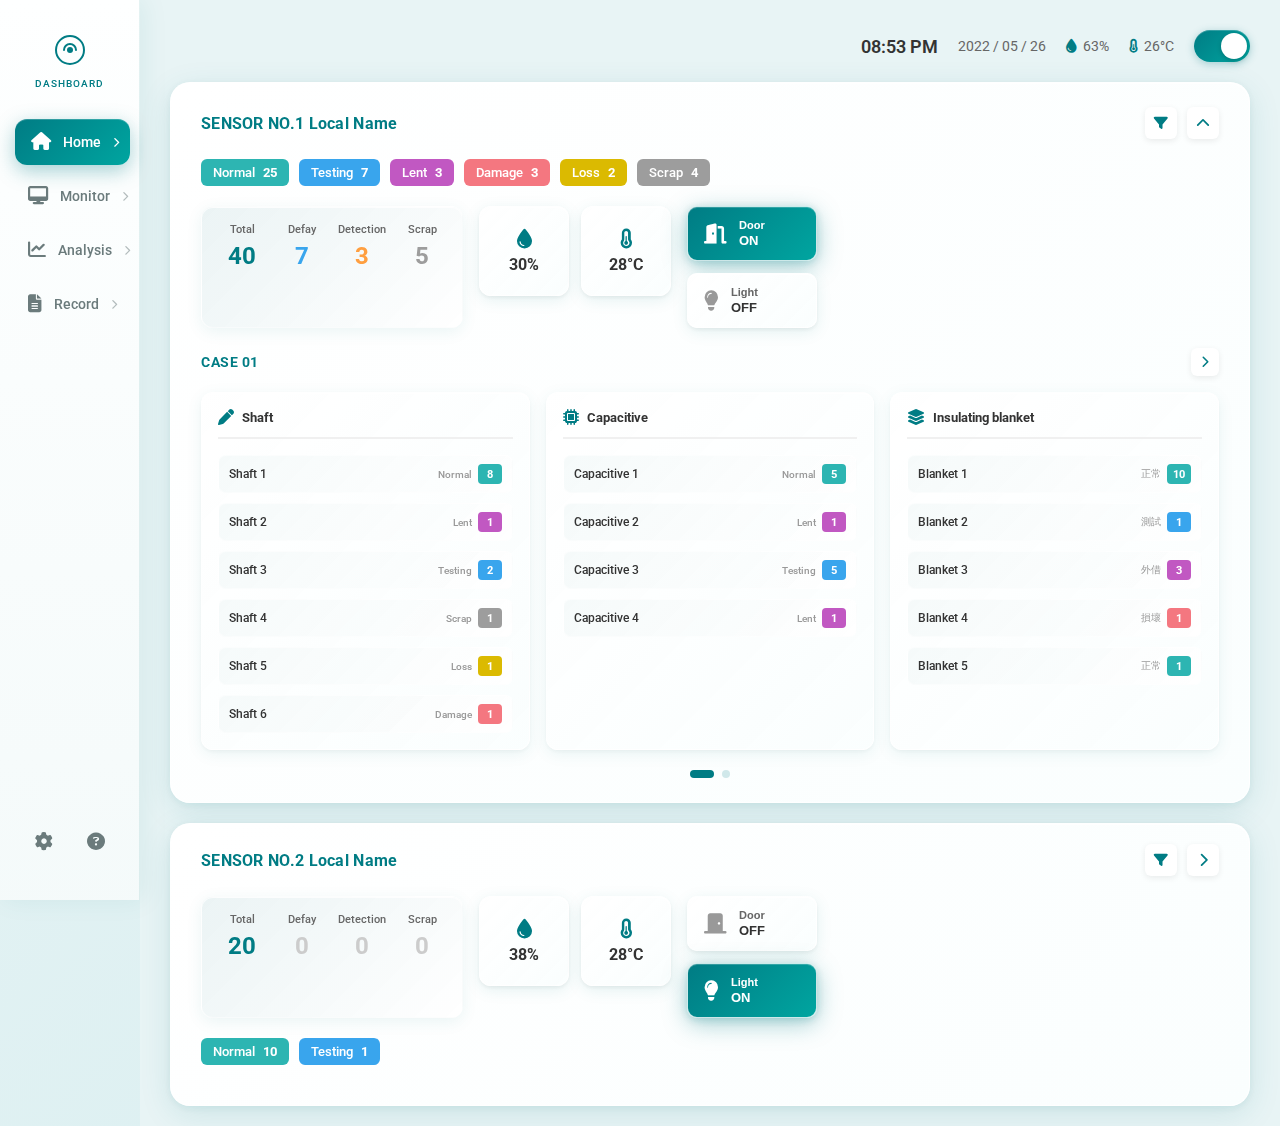
<file: index.html>
<!DOCTYPE html>
<html lang="en">
<head>
    <meta charset="UTF-8">
    <meta name="viewport" content="width=device-width, initial-scale=1.0">
    <title>Dashboard - Storage Management</title>
    <link href="https://fonts.googleapis.com/css2?family=Roboto:wght@300;400;500;600;700;800&display=swap" rel="stylesheet">
    <link rel="stylesheet" href="https://cdnjs.cloudflare.com/ajax/libs/font-awesome/6.4.0/css/all.min.css">
    <link rel="stylesheet" href="dashboard.css">
</head>
<body>
    <div class="dashboard">
        <!-- Sidebar -->
        <aside class="sidebar">
            <div class="logo">
                <div class="logo-icon">
                    <svg width="32" height="32" viewBox="0 0 32 32" fill="none">
                        <circle cx="16" cy="16" r="14" stroke="#007C84" stroke-width="2"/>
                        <path d="M10 16C10 12.69 12.69 10 16 10C19.31 10 22 12.69 22 16" stroke="#007C84" stroke-width="2" stroke-linecap="round"/>
                        <circle cx="16" cy="16" r="3" fill="#007C84"/>
                    </svg>
                </div>
                <span class="logo-text">DASHBOARD</span>
            </div>

            <nav class="nav-menu">
                <a href="index.html" class="nav-item active">
                    <i class="fas fa-home"></i>
                    <span>Home</span>
                    <i class="fas fa-chevron-right arrow"></i>
                </a>
                <a href="monitor.html" class="nav-item">
                    <i class="fas fa-desktop"></i>
                    <span>Monitor</span>
                    <i class="fas fa-chevron-right arrow"></i>
                </a>
                <a href="#" class="nav-item">
                    <i class="fas fa-chart-line"></i>
                    <span>Analysis</span>
                    <i class="fas fa-chevron-right arrow"></i>
                </a>
                <a href="#" class="nav-item">
                    <i class="fas fa-file-alt"></i>
                    <span>Record</span>
                    <i class="fas fa-chevron-right arrow"></i>
                </a>
            </nav>

            <div class="sidebar-footer">
                <button class="footer-btn">
                    <i class="fas fa-cog"></i>
                </button>
                <button class="footer-btn">
                    <i class="fas fa-question-circle"></i>
                </button>
            </div>
        </aside>

        <!-- Main Content -->
        <main class="main-content">
            <!-- Header -->
            <header class="header">
                <div class="header-right">
                    <span class="time">08:53 PM</span>
                    <span class="date">2022 / 05 / 26</span>
                    <div class="weather">
                        <i class="fas fa-tint"></i>
                        <span>63%</span>
                    </div>
                    <div class="temperature">
                        <i class="fas fa-thermometer-half"></i>
                        <span>26°C</span>
                    </div>
                    <div class="toggle-switch">
                        <input type="checkbox" id="mainToggle" checked>
                        <label for="mainToggle"></label>
                    </div>
                </div>
            </header>

            <!-- Content Area -->
            <div class="content-area home-layout">
                <!-- Sensor 1 Section -->
                <section class="sensor-box">
                    <div class="sensor-header">
                        <h2 class="sensor-title">SENSOR NO.1 Local Name</h2>
                        <div class="sensor-actions">
                            <button class="icon-btn">
                                <i class="fas fa-filter"></i>
                            </button>
                            <button class="icon-btn expand-btn active">
                                <i class="fas fa-chevron-down"></i>
                            </button>
                        </div>
                    </div>

                    <!-- Status Tags -->
                    <div class="status-tags">
                        <span class="tag normal">Normal <b>25</b></span>
                        <span class="tag testing">Testing <b>7</b></span>
                        <span class="tag lent">Lent <b>3</b></span>
                        <span class="tag damage">Damage <b>3</b></span>
                        <span class="tag loss">Loss <b>2</b></span>
                        <span class="tag scrap">Scrap <b>4</b></span>
                    </div>

                    <!-- Stats and Controls Row -->
                    <div class="stats-controls-row">
                        <div class="stats-grid">
                            <div class="stat-box">
                                <span class="stat-label">Total</span>
                                <span class="stat-value total">40</span>
                            </div>
                            <div class="stat-box">
                                <span class="stat-label">Defay</span>
                                <span class="stat-value delay">7</span>
                            </div>
                            <div class="stat-box">
                                <span class="stat-label">Detection</span>
                                <span class="stat-value detection">3</span>
                            </div>
                            <div class="stat-box">
                                <span class="stat-label">Scrap</span>
                                <span class="stat-value scrap-val">5</span>
                            </div>
                        </div>

                        <div class="env-indicators">
                            <div class="env-circle">
                                <i class="fas fa-tint"></i>
                                <span>30%</span>
                            </div>
                            <div class="env-circle">
                                <i class="fas fa-thermometer-half"></i>
                                <span>28°C</span>
                            </div>
                        </div>

                        <div class="device-controls">
                            <button class="device-btn door-btn active">
                                <i class="fas fa-door-open"></i>
                                <div class="btn-text">
                                    <span class="btn-name">Door</span>
                                    <span class="btn-state">ON</span>
                                </div>
                            </button>
                            <button class="device-btn light-btn">
                                <i class="fas fa-lightbulb"></i>
                                <div class="btn-text">
                                    <span class="btn-name">Light</span>
                                    <span class="btn-state">OFF</span>
                                </div>
                            </button>
                        </div>
                    </div>

                    <!-- Case Section -->
                    <div class="case-area">
                        <div class="case-title-bar">
                            <h3>CASE 01</h3>
                            <button class="arrow-btn">
                                <i class="fas fa-chevron-right"></i>
                            </button>
                        </div>

                        <div class="case-columns">
                            <!-- Shaft Column -->
                            <div class="case-column">
                                <div class="column-header">
                                    <i class="fas fa-pen column-icon"></i>
                                    <span class="column-title">Shaft</span>
                                </div>
                                <div class="items-list">
                                    <div class="list-item">
                                        <span class="item-name">Shaft 1</span>
                                        <div class="item-status">
                                            <span class="status-text">Normal</span>
                                            <span class="status-num normal-num">8</span>
                                        </div>
                                    </div>
                                    <div class="list-item">
                                        <span class="item-name">Shaft 2</span>
                                        <div class="item-status">
                                            <span class="status-text">Lent</span>
                                            <span class="status-num lent-num">1</span>
                                        </div>
                                    </div>
                                    <div class="list-item">
                                        <span class="item-name">Shaft 3</span>
                                        <div class="item-status">
                                            <span class="status-text">Testing</span>
                                            <span class="status-num testing-num">2</span>
                                        </div>
                                    </div>
                                    <div class="list-item">
                                        <span class="item-name">Shaft 4</span>
                                        <div class="item-status">
                                            <span class="status-text">Scrap</span>
                                            <span class="status-num scrap-num">1</span>
                                        </div>
                                    </div>
                                    <div class="list-item">
                                        <span class="item-name">Shaft 5</span>
                                        <div class="item-status">
                                            <span class="status-text">Loss</span>
                                            <span class="status-num loss-num">1</span>
                                        </div>
                                    </div>
                                    <div class="list-item">
                                        <span class="item-name">Shaft 6</span>
                                        <div class="item-status">
                                            <span class="status-text">Damage</span>
                                            <span class="status-num damage-num">1</span>
                                        </div>
                                    </div>
                                </div>
                            </div>

                            <!-- Capacitive Column -->
                            <div class="case-column">
                                <div class="column-header">
                                    <i class="fas fa-microchip column-icon"></i>
                                    <span class="column-title">Capacitive</span>
                                </div>
                                <div class="items-list">
                                    <div class="list-item">
                                        <span class="item-name">Capacitive 1</span>
                                        <div class="item-status">
                                            <span class="status-text">Normal</span>
                                            <span class="status-num normal-num">5</span>
                                        </div>
                                    </div>
                                    <div class="list-item">
                                        <span class="item-name">Capacitive 2</span>
                                        <div class="item-status">
                                            <span class="status-text">Lent</span>
                                            <span class="status-num lent-num">1</span>
                                        </div>
                                    </div>
                                    <div class="list-item">
                                        <span class="item-name">Capacitive 3</span>
                                        <div class="item-status">
                                            <span class="status-text">Testing</span>
                                            <span class="status-num testing-num">5</span>
                                        </div>
                                    </div>
                                    <div class="list-item">
                                        <span class="item-name">Capacitive 4</span>
                                        <div class="item-status">
                                            <span class="status-text">Lent</span>
                                            <span class="status-num lent-num">1</span>
                                        </div>
                                    </div>
                                </div>
                            </div>

                            <!-- Insulating Blanket Column -->
                            <div class="case-column">
                                <div class="column-header">
                                    <i class="fas fa-layer-group column-icon"></i>
                                    <span class="column-title">Insulating blanket</span>
                                </div>
                                <div class="items-list">
                                    <div class="list-item">
                                        <span class="item-name">Blanket 1</span>
                                        <div class="item-status">
                                            <span class="status-text">正常</span>
                                            <span class="status-num normal-num">10</span>
                                        </div>
                                    </div>
                                    <div class="list-item">
                                        <span class="item-name">Blanket 2</span>
                                        <div class="item-status">
                                            <span class="status-text">測試</span>
                                            <span class="status-num testing-num">1</span>
                                        </div>
                                    </div>
                                    <div class="list-item">
                                        <span class="item-name">Blanket 3</span>
                                        <div class="item-status">
                                            <span class="status-text">外借</span>
                                            <span class="status-num lent-num">3</span>
                                        </div>
                                    </div>
                                    <div class="list-item">
                                        <span class="item-name">Blanket 4</span>
                                        <div class="item-status">
                                            <span class="status-text">損壞</span>
                                            <span class="status-num damage-num">1</span>
                                        </div>
                                    </div>
                                    <div class="list-item">
                                        <span class="item-name">Blanket 5</span>
                                        <div class="item-status">
                                            <span class="status-text">正常</span>
                                            <span class="status-num normal-num">1</span>
                                        </div>
                                    </div>
                                </div>
                            </div>
                        </div>

                        <!-- Pagination Dots -->
                        <div class="pagination-dots">
                            <span class="dot active"></span>
                            <span class="dot"></span>
                        </div>
                    </div>
                </section>

                <!-- Sensor 2 Section -->
                <section class="sensor-box collapsed">
                    <div class="sensor-header">
                        <h2 class="sensor-title">SENSOR NO.2 Local Name</h2>
                        <div class="sensor-actions">
                            <button class="icon-btn">
                                <i class="fas fa-filter"></i>
                            </button>
                            <button class="icon-btn expand-btn">
                                <i class="fas fa-chevron-right"></i>
                            </button>
                        </div>
                    </div>

                    <!-- Stats and Controls Row -->
                    <div class="stats-controls-row">
                        <div class="stats-grid">
                            <div class="stat-box">
                                <span class="stat-label">Total</span>
                                <span class="stat-value total">20</span>
                            </div>
                            <div class="stat-box">
                                <span class="stat-label">Defay</span>
                                <span class="stat-value zero">0</span>
                            </div>
                            <div class="stat-box">
                                <span class="stat-label">Detection</span>
                                <span class="stat-value zero">0</span>
                            </div>
                            <div class="stat-box">
                                <span class="stat-label">Scrap</span>
                                <span class="stat-value zero">0</span>
                            </div>
                        </div>

                        <div class="env-indicators">
                            <div class="env-circle">
                                <i class="fas fa-tint"></i>
                                <span>38%</span>
                            </div>
                            <div class="env-circle">
                                <i class="fas fa-thermometer-half"></i>
                                <span>28°C</span>
                            </div>
                        </div>

                        <div class="device-controls">
                            <button class="device-btn door-btn">
                                <i class="fas fa-door-closed"></i>
                                <div class="btn-text">
                                    <span class="btn-name">Door</span>
                                    <span class="btn-state">OFF</span>
                                </div>
                            </button>
                            <button class="device-btn light-btn active">
                                <i class="fas fa-lightbulb"></i>
                                <div class="btn-text">
                                    <span class="btn-name">Light</span>
                                    <span class="btn-state">ON</span>
                                </div>
                            </button>
                        </div>
                    </div>

                    <!-- Status Tags -->
                    <div class="status-tags">
                        <span class="tag normal">Normal <b>10</b></span>
                        <span class="tag testing">Testing <b>1</b></span>
                    </div>
                </section>
            </div>
        </main>
    </div>
</body>
</html>
</file>
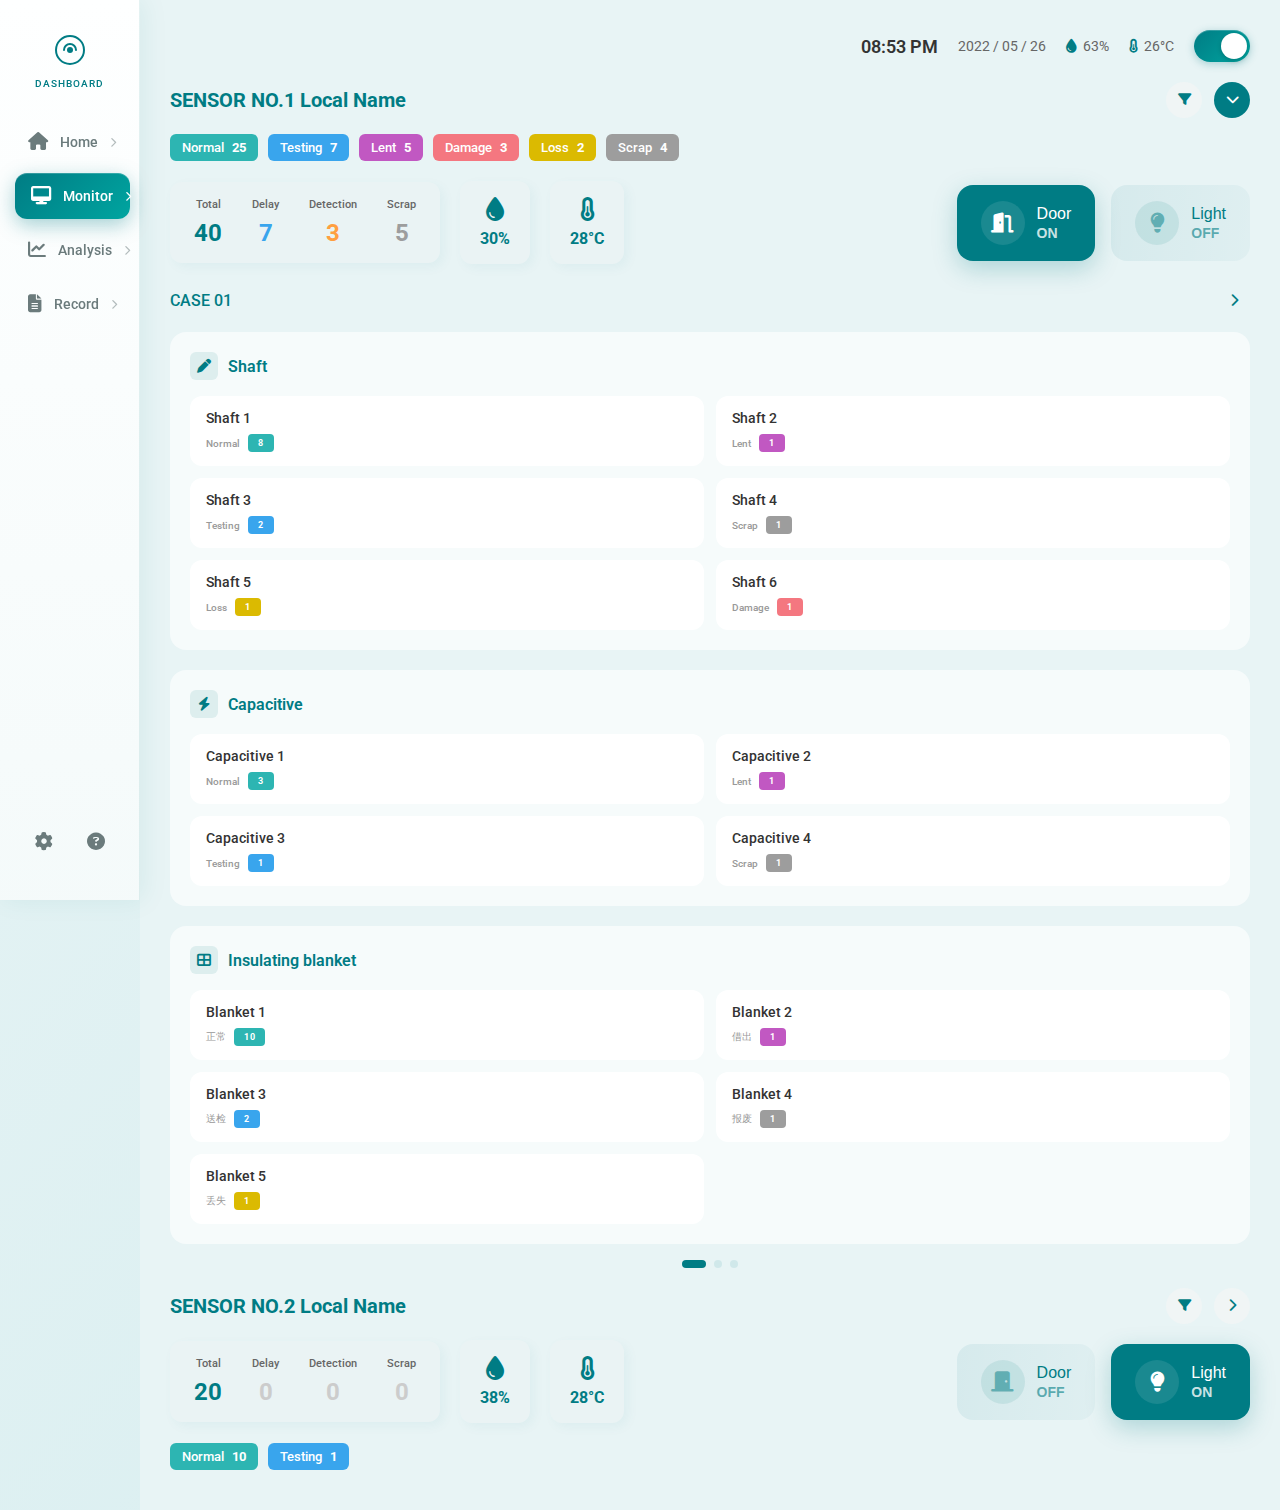
<file: monitor.html>
<!DOCTYPE html>
<html lang="en">
<head>
    <meta charset="UTF-8">
    <meta name="viewport" content="width=device-width, initial-scale=1.0">
    <title>Monitor - Storage Management</title>
    <link href="https://fonts.googleapis.com/css2?family=Roboto:wght@300;400;500;600;700;800&display=swap" rel="stylesheet">
    <link rel="stylesheet" href="https://cdnjs.cloudflare.com/ajax/libs/font-awesome/6.4.0/css/all.min.css">
    <link rel="stylesheet" href="dashboard.css">
    <link rel="stylesheet" href="monitor.css">
</head>
<body>
    <div class="dashboard">
        <!-- Sidebar -->
        <aside class="sidebar">
            <div class="logo">
                <div class="logo-icon">
                    <svg width="32" height="32" viewBox="0 0 32 32" fill="none">
                        <circle cx="16" cy="16" r="14" stroke="#007C84" stroke-width="2"/>
                        <path d="M10 16C10 12.69 12.69 10 16 10C19.31 10 22 12.69 22 16" stroke="#007C84" stroke-width="2" stroke-linecap="round"/>
                        <circle cx="16" cy="16" r="3" fill="#007C84"/>
                    </svg>
                </div>
                <span class="logo-text">DASHBOARD</span>
            </div>

            <nav class="nav-menu">
                <a href="index.html" class="nav-item">
                    <i class="fas fa-home"></i>
                    <span>Home</span>
                    <i class="fas fa-chevron-right arrow"></i>
                </a>
                <a href="monitor.html" class="nav-item active">
                    <i class="fas fa-desktop"></i>
                    <span>Monitor</span>
                    <i class="fas fa-chevron-right arrow"></i>
                </a>
                <a href="#" class="nav-item">
                    <i class="fas fa-chart-line"></i>
                    <span>Analysis</span>
                    <i class="fas fa-chevron-right arrow"></i>
                </a>
                <a href="#" class="nav-item">
                    <i class="fas fa-file-alt"></i>
                    <span>Record</span>
                    <i class="fas fa-chevron-right arrow"></i>
                </a>
            </nav>

            <div class="sidebar-footer">
                <button class="footer-btn">
                    <i class="fas fa-cog"></i>
                </button>
                <button class="footer-btn">
                    <i class="fas fa-question-circle"></i>
                </button>
            </div>
        </aside>

        <!-- Main Content -->
        <main class="main-content">
            <!-- Header -->
            <header class="header">
                <div class="header-right">
                    <span class="time">08:53 PM</span>
                    <span class="date">2022 / 05 / 26</span>
                    <div class="weather">
                        <i class="fas fa-tint"></i>
                        <span>63%</span>
                    </div>
                    <div class="temperature">
                        <i class="fas fa-thermometer-half"></i>
                        <span>26°C</span>
                    </div>
                    <div class="toggle-switch">
                        <input type="checkbox" id="mainToggle" checked>
                        <label for="mainToggle"></label>
                    </div>
                </div>
            </header>

            <!-- Content Area -->
            <div class="content-area">
                <!-- Sensor 1 - Highlighted -->
                <section class="sensor-section highlighted">
                    <div class="section-header">
                        <h2 class="section-title">SENSOR NO.1 Local Name</h2>
                        <div class="section-actions">
                            <button class="action-btn">
                                <i class="fas fa-filter"></i>
                            </button>
                            <button class="action-btn active">
                                <i class="fas fa-chevron-down"></i>
                            </button>
                        </div>
                    </div>

                    <!-- Status Tags -->
                    <div class="status-tags">
                        <span class="tag normal">Normal <b>25</b></span>
                        <span class="tag testing">Testing <b>7</b></span>
                        <span class="tag lent">Lent <b>5</b></span>
                        <span class="tag damage">Damage <b>3</b></span>
                        <span class="tag loss">Loss <b>2</b></span>
                        <span class="tag scrap">Scrap <b>4</b></span>
                    </div>

                    <!-- Stats Row -->
                    <div class="stats-row">
                        <div class="stats-card">
                            <div class="stat-item">
                                <span class="stat-label">Total</span>
                                <span class="stat-value">40</span>
                            </div>
                            <div class="stat-item">
                                <span class="stat-label">Delay</span>
                                <span class="stat-value delay">7</span>
                            </div>
                            <div class="stat-item">
                                <span class="stat-label">Detection</span>
                                <span class="stat-value detection">3</span>
                            </div>
                            <div class="stat-item">
                                <span class="stat-label">Scrap</span>
                                <span class="stat-value scrap-val">5</span>
                            </div>
                        </div>

                        <div class="env-card">
                            <i class="fas fa-tint"></i>
                            <span>30%</span>
                        </div>

                        <div class="env-card">
                            <i class="fas fa-thermometer-half"></i>
                            <span>28°C</span>
                        </div>

                        <div class="control-buttons">
                            <button class="control-btn door active">
                                <div class="btn-icon">
                                    <i class="fas fa-door-open"></i>
                                </div>
                                <div class="btn-info">
                                    <span class="btn-label">Door</span>
                                    <span class="btn-status">ON</span>
                                </div>
                            </button>
                            <button class="control-btn light">
                                <div class="btn-icon">
                                    <i class="fas fa-lightbulb"></i>
                                </div>
                                <div class="btn-info">
                                    <span class="btn-label">Light</span>
                                    <span class="btn-status">OFF</span>
                                </div>
                            </button>
                        </div>
                    </div>

                    <!-- Case Section -->
                    <div class="case-section">
                        <div class="case-header">
                            <h3>CASE 01</h3>
                            <button class="nav-arrow">
                                <i class="fas fa-chevron-right"></i>
                            </button>
                        </div>

                        <div class="case-content">
                            <!-- Shaft -->
                            <div class="item-container">
                                <div class="item-header">
                                    <div class="item-icon shaft-icon">
                                        <i class="fas fa-pen"></i>
                                    </div>
                                    <span class="item-title">Shaft</span>
                                </div>
                                <div class="item-grid">
                                    <div class="item-card">
                                        <span class="card-name">Shaft 1</span>
                                        <div class="card-status">
                                            <span class="status-text">Normal</span>
                                            <span class="status-badge normal">8</span>
                                        </div>
                                    </div>
                                    <div class="item-card">
                                        <span class="card-name">Shaft 2</span>
                                        <div class="card-status">
                                            <span class="status-text">Lent</span>
                                            <span class="status-badge lent">1</span>
                                        </div>
                                    </div>
                                    <div class="item-card">
                                        <span class="card-name">Shaft 3</span>
                                        <div class="card-status">
                                            <span class="status-text">Testing</span>
                                            <span class="status-badge testing">2</span>
                                        </div>
                                    </div>
                                    <div class="item-card">
                                        <span class="card-name">Shaft 4</span>
                                        <div class="card-status">
                                            <span class="status-text">Scrap</span>
                                            <span class="status-badge scrap">1</span>
                                        </div>
                                    </div>
                                    <div class="item-card">
                                        <span class="card-name">Shaft 5</span>
                                        <div class="card-status">
                                            <span class="status-text">Loss</span>
                                            <span class="status-badge loss">1</span>
                                        </div>
                                    </div>
                                    <div class="item-card">
                                        <span class="card-name">Shaft 6</span>
                                        <div class="card-status">
                                            <span class="status-text">Damage</span>
                                            <span class="status-badge damage">1</span>
                                        </div>
                                    </div>
                                </div>
                            </div>

                            <!-- Capacitive -->
                            <div class="item-container">
                                <div class="item-header">
                                    <div class="item-icon capacitive-icon">
                                        <i class="fas fa-bolt"></i>
                                    </div>
                                    <span class="item-title">Capacitive</span>
                                </div>
                                <div class="item-grid">
                                    <div class="item-card">
                                        <span class="card-name">Capacitive 1</span>
                                        <div class="card-status">
                                            <span class="status-text">Normal</span>
                                            <span class="status-badge normal">3</span>
                                        </div>
                                    </div>
                                    <div class="item-card">
                                        <span class="card-name">Capacitive 2</span>
                                        <div class="card-status">
                                            <span class="status-text">Lent</span>
                                            <span class="status-badge lent">1</span>
                                        </div>
                                    </div>
                                    <div class="item-card">
                                        <span class="card-name">Capacitive 3</span>
                                        <div class="card-status">
                                            <span class="status-text">Testing</span>
                                            <span class="status-badge testing">1</span>
                                        </div>
                                    </div>
                                    <div class="item-card">
                                        <span class="card-name">Capacitive 4</span>
                                        <div class="card-status">
                                            <span class="status-text">Scrap</span>
                                            <span class="status-badge scrap">1</span>
                                        </div>
                                    </div>
                                </div>
                            </div>

                            <!-- Insulating blanket -->
                            <div class="item-container">
                                <div class="item-header">
                                    <div class="item-icon blanket-icon">
                                        <i class="fas fa-th-large"></i>
                                    </div>
                                    <span class="item-title">Insulating blanket</span>
                                </div>
                                <div class="item-grid">
                                    <div class="item-card">
                                        <span class="card-name">Blanket 1</span>
                                        <div class="card-status">
                                            <span class="status-text">正常</span>
                                            <span class="status-badge normal">10</span>
                                        </div>
                                    </div>
                                    <div class="item-card">
                                        <span class="card-name">Blanket 2</span>
                                        <div class="card-status">
                                            <span class="status-text">借出</span>
                                            <span class="status-badge lent">1</span>
                                        </div>
                                    </div>
                                    <div class="item-card">
                                        <span class="card-name">Blanket 3</span>
                                        <div class="card-status">
                                            <span class="status-text">送检</span>
                                            <span class="status-badge testing">2</span>
                                        </div>
                                    </div>
                                    <div class="item-card">
                                        <span class="card-name">Blanket 4</span>
                                        <div class="card-status">
                                            <span class="status-text">报废</span>
                                            <span class="status-badge scrap">1</span>
                                        </div>
                                    </div>
                                    <div class="item-card">
                                        <span class="card-name">Blanket 5</span>
                                        <div class="card-status">
                                            <span class="status-text">丢失</span>
                                            <span class="status-badge loss">1</span>
                                        </div>
                                    </div>
                                </div>
                            </div>
                        </div>

                        <!-- Pagination Dots -->
                        <div class="pagination-dots">
                            <span class="dot active"></span>
                            <span class="dot"></span>
                            <span class="dot"></span>
                        </div>
                    </div>
                </section>

                <!-- Sensor 2 - Normal -->
                <section class="sensor-section">
                    <div class="section-header">
                        <h2 class="section-title">SENSOR NO.2 Local Name</h2>
                        <div class="section-actions">
                            <button class="action-btn">
                                <i class="fas fa-filter"></i>
                            </button>
                            <button class="action-btn">
                                <i class="fas fa-chevron-right"></i>
                            </button>
                        </div>
                    </div>

                    <!-- Stats Row -->
                    <div class="stats-row">
                        <div class="stats-card">
                            <div class="stat-item">
                                <span class="stat-label">Total</span>
                                <span class="stat-value">20</span>
                            </div>
                            <div class="stat-item">
                                <span class="stat-label">Delay</span>
                                <span class="stat-value zero">0</span>
                            </div>
                            <div class="stat-item">
                                <span class="stat-label">Detection</span>
                                <span class="stat-value zero">0</span>
                            </div>
                            <div class="stat-item">
                                <span class="stat-label">Scrap</span>
                                <span class="stat-value zero">0</span>
                            </div>
                        </div>

                        <div class="env-card">
                            <i class="fas fa-tint"></i>
                            <span>38%</span>
                        </div>

                        <div class="env-card">
                            <i class="fas fa-thermometer-half"></i>
                            <span>28°C</span>
                        </div>

                        <div class="control-buttons">
                            <button class="control-btn door">
                                <div class="btn-icon">
                                    <i class="fas fa-door-closed"></i>
                                </div>
                                <div class="btn-info">
                                    <span class="btn-label">Door</span>
                                    <span class="btn-status">OFF</span>
                                </div>
                            </button>
                            <button class="control-btn light active">
                                <div class="btn-icon">
                                    <i class="fas fa-lightbulb"></i>
                                </div>
                                <div class="btn-info">
                                    <span class="btn-label">Light</span>
                                    <span class="btn-status">ON</span>
                                </div>
                            </button>
                        </div>
                    </div>

                    <!-- Status Tags -->
                    <div class="status-tags">
                        <span class="tag normal">Normal <b>10</b></span>
                        <span class="tag testing">Testing <b>1</b></span>
                    </div>
                </section>
            </div>
        </main>
    </div>
</body>
</html>
</file>
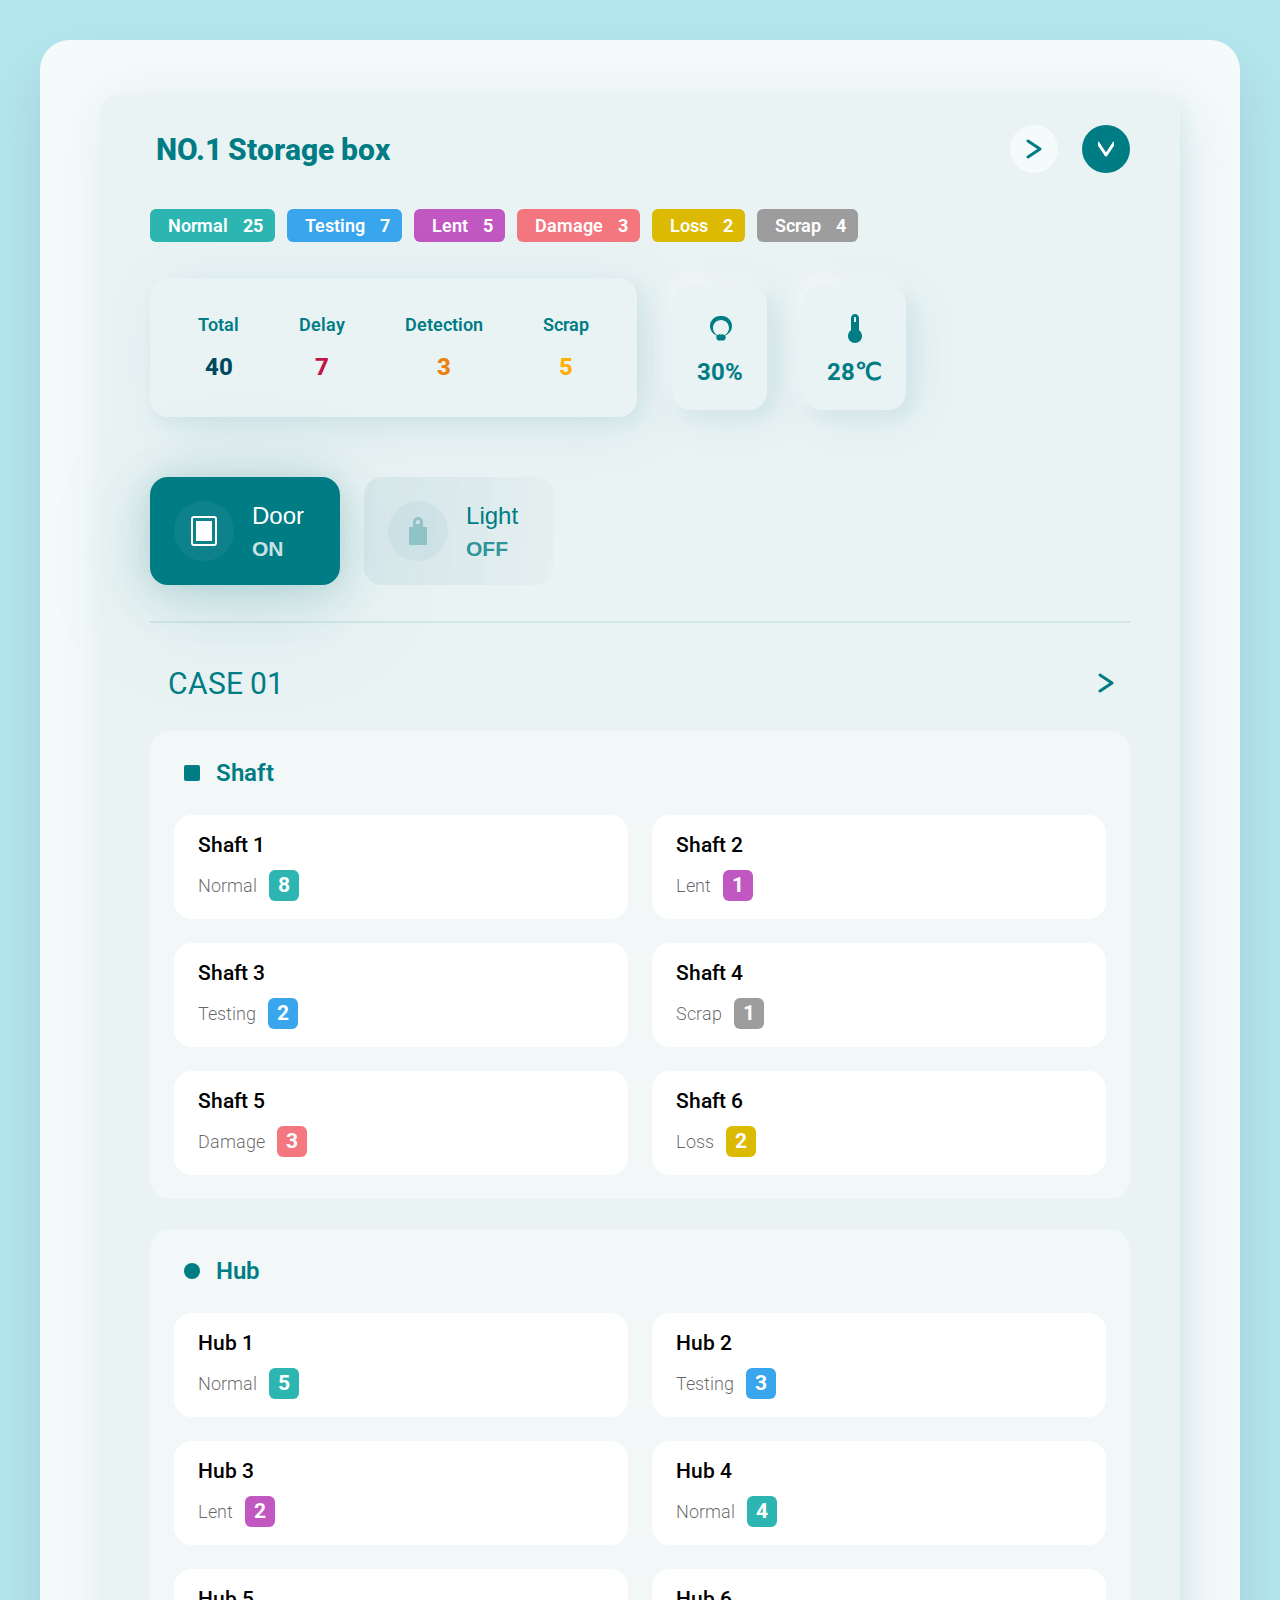
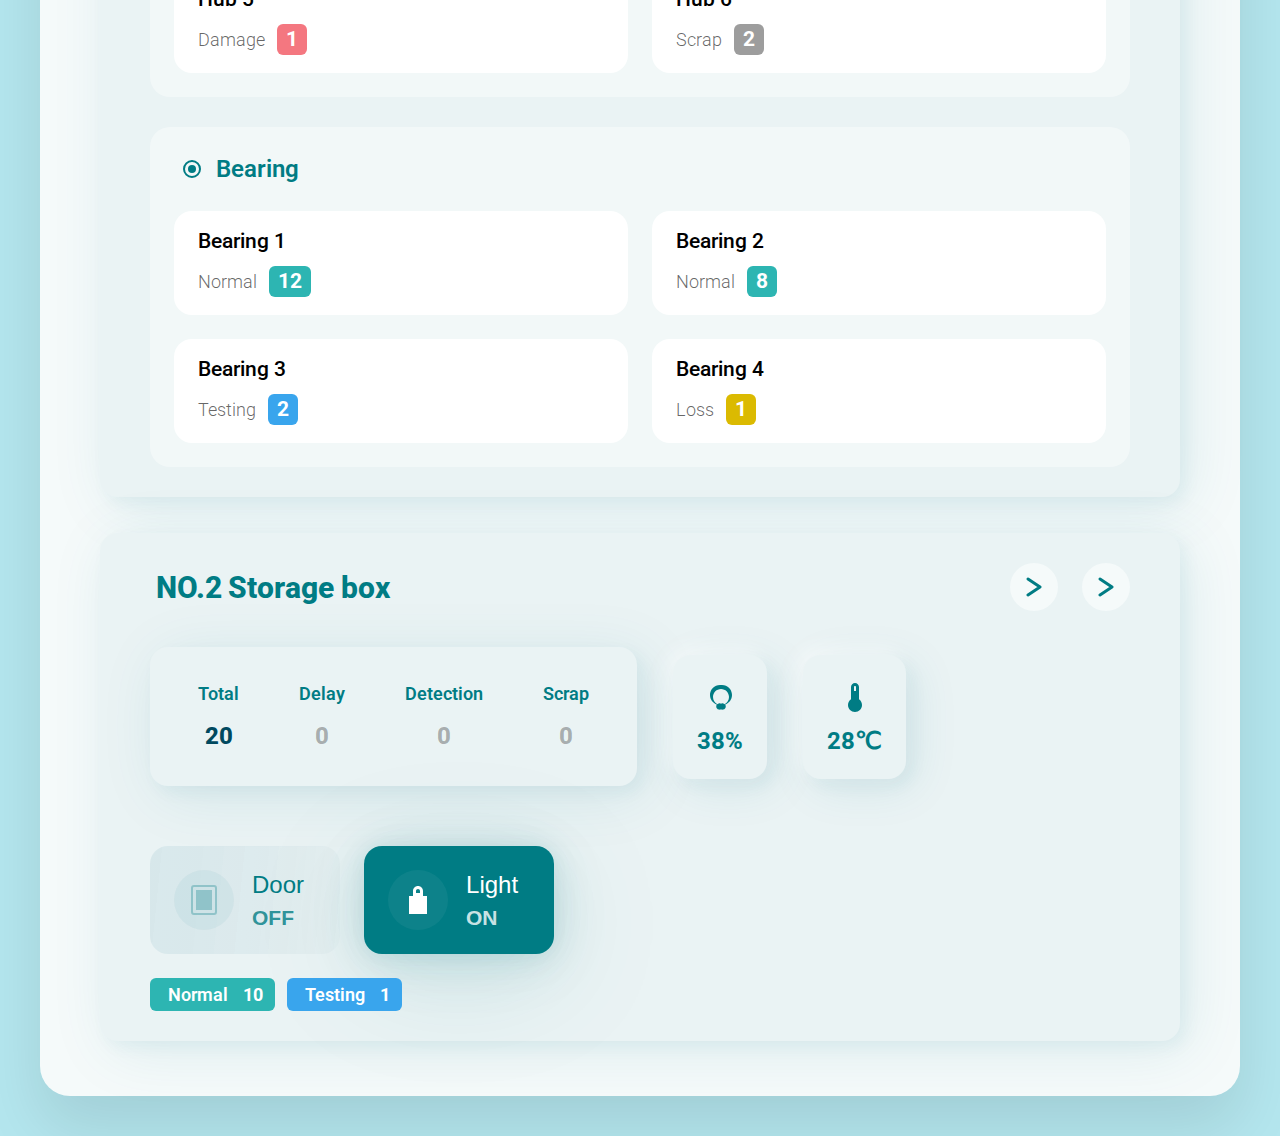
<file: overview.html>
<!DOCTYPE html>
<html lang="en">
<head>
    <meta charset="UTF-8">
    <meta name="viewport" content="width=device-width, initial-scale=1.0">
    <title>Overview - Storage Management</title>
    <link href="https://fonts.googleapis.com/css2?family=Roboto:wght@300;400;500;600;700;800&display=swap" rel="stylesheet">
    <link rel="stylesheet" href="overview.css">
</head>
<body>
    <div class="overview-container">
        <div class="interface">
            <div class="content">
                <!-- Section 1 - Storage Box NO.1 -->
                <div class="section section-main">
                    <div class="header">
                        <div class="left">
                            <div class="title">
                                <span class="number">NO.1</span>
                                <span class="name">Storage box</span>
                            </div>
                        </div>
                        <div class="right">
                            <button class="arrow-btn">
                                <svg width="16" height="20" viewBox="0 0 16 20" fill="none">
                                    <path d="M2 2L14 10L2 18" stroke="#007C84" stroke-width="3" stroke-linecap="round" stroke-linejoin="round"/>
                                </svg>
                            </button>
                            <button class="arrow-btn arrow-active">
                                <svg width="16" height="20" viewBox="0 0 16 20" fill="none">
                                    <path d="M2 2L14 10L2 18" stroke="#FFFFFF" stroke-width="3" stroke-linecap="round" stroke-linejoin="round" transform="rotate(90 8 10)"/>
                                </svg>
                            </button>
                        </div>
                    </div>

                    <div class="container">
                        <!-- Status Tags -->
                        <div class="status-row">
                            <div class="tag-count" style="background: #2DB5B2;">
                                <span class="tag-label">Normal</span>
                                <span class="tag-number">25</span>
                            </div>
                            <div class="tag-count" style="background: #39A5ED;">
                                <span class="tag-label">Testing</span>
                                <span class="tag-number">7</span>
                            </div>
                            <div class="tag-count" style="background: #C158C2;">
                                <span class="tag-label">Lent</span>
                                <span class="tag-number">5</span>
                            </div>
                            <div class="tag-count" style="background: #F47780;">
                                <span class="tag-label">Damage</span>
                                <span class="tag-number">3</span>
                            </div>
                            <div class="tag-count" style="background: #DBBA01;">
                                <span class="tag-label">Loss</span>
                                <span class="tag-number">2</span>
                            </div>
                            <div class="tag-count" style="background: #9D9D9D;">
                                <span class="tag-label">Scrap</span>
                                <span class="tag-number">4</span>
                            </div>
                        </div>

                        <!-- Column with Stats -->
                        <div class="column-row">
                            <div class="left-stats">
                                <!-- Stats Section -->
                                <div class="stats-section">
                                    <div class="stats-column">
                                        <div class="count-item">
                                            <span class="count-label">Total</span>
                                            <span class="count-value">40</span>
                                        </div>
                                        <div class="count-item">
                                            <span class="count-label">Delay</span>
                                            <span class="count-value delay">7</span>
                                        </div>
                                        <div class="count-item">
                                            <span class="count-label">Detection</span>
                                            <span class="count-value detection">3</span>
                                        </div>
                                        <div class="count-item">
                                            <span class="count-label">Scrap</span>
                                            <span class="count-value scrap">5</span>
                                        </div>
                                    </div>
                                </div>

                                <!-- Weather Section -->
                                <div class="weather-section">
                                    <div class="weather-item">
                                        <svg class="weather-icon" width="36" height="36" viewBox="0 0 36 36" fill="none">
                                            <path d="M18 6C12.48 6 8 10.48 8 16C8 20.42 10.87 24.17 14.84 25.5C14.62 25.83 14.45 26.2 14.35 26.59C14.13 27.47 14.28 28.41 14.77 29.17C15.26 29.93 16.04 30.44 16.92 30.59C17.08 30.62 17.24 30.63 17.4 30.63C18.55 30.63 19.61 30 20.16 28.96C20.4 28.52 20.53 28.02 20.53 27.51C20.53 26.67 20.2 25.86 19.61 25.27C19.02 24.68 18.21 24.35 17.37 24.35H17.26C17.1 24.35 16.94 24.37 16.78 24.4C16.26 24.5 15.79 24.76 15.43 25.13C12.81 23.97 11 21.2 11 18C11 13.58 14.58 10 19 10C23.42 10 27 13.58 27 18C27 21.2 25.19 23.97 22.57 25.13C22.21 24.76 21.74 24.5 21.22 24.4C21.06 24.37 20.9 24.35 20.74 24.35H20.63C19.79 24.35 18.98 24.68 18.39 25.27C17.8 25.86 17.47 26.67 17.47 27.51C17.47 28.02 17.6 28.52 17.84 28.96C18.39 30 19.45 30.63 20.6 30.63C20.76 30.63 20.92 30.62 21.08 30.59C21.96 30.44 22.74 29.93 23.23 29.17C23.72 28.41 23.87 27.47 23.65 26.59C23.55 26.2 23.38 25.83 23.16 25.5C27.13 24.17 30 20.42 30 16C30 10.48 25.52 6 20 6H18Z" fill="#007C84"/>
                                        </svg>
                                        <span class="weather-value">30%</span>
                                    </div>
                                </div>

                                <!-- Temperature Section -->
                                <div class="temp-section">
                                    <div class="temp-item">
                                        <svg class="temp-icon" width="36" height="36" viewBox="0 0 36 36" fill="none">
                                            <path d="M18 4C15.79 4 14 5.79 14 8V20.26C12.19 21.53 11 23.62 11 26C11 29.87 14.13 33 18 33C21.87 33 25 29.87 25 26C25 23.62 23.81 21.53 22 20.26V8C22 5.79 20.21 4 18 4ZM18 7C18.55 7 19 7.45 19 8V12H17V8C17 7.45 17.45 7 18 7Z" fill="#007C84"/>
                                        </svg>
                                        <span class="temp-value">28℃</span>
                                    </div>
                                </div>
                            </div>

                            <div class="right-buttons">
                                <button class="control-btn active">
                                    <div class="icon-wrapper">
                                        <svg width="36" height="36" viewBox="0 0 36 36" fill="none">
                                            <rect x="6" y="4" width="24" height="28" rx="2" stroke="white" stroke-width="2"/>
                                            <rect x="10" y="8" width="16" height="20" fill="white"/>
                                        </svg>
                                    </div>
                                    <div class="btn-text">
                                        <span class="btn-label">Door</span>
                                        <span class="btn-status">ON</span>
                                    </div>
                                </button>
                                <button class="control-btn inactive">
                                    <div class="icon-wrapper inactive">
                                        <svg width="36" height="36" viewBox="0 0 36 36" fill="none">
                                            <path d="M18 4C15.24 4 13 6.24 13 9V14H23V9C23 6.24 20.76 4 18 4ZM18 7C19.1 7 20 7.9 20 9V11H16V9C16 7.9 16.9 7 18 7Z" fill="rgba(0, 124, 132, 0.3)"/>
                                            <path d="M9 14H27V32H9V14Z" fill="rgba(0, 124, 132, 0.3)"/>
                                        </svg>
                                    </div>
                                    <div class="btn-text">
                                        <span class="btn-label inactive">Light</span>
                                        <span class="btn-status inactive">OFF</span>
                                    </div>
                                </button>
                            </div>
                        </div>

                        <!-- Divider Line -->
                        <div class="divider"></div>

                        <!-- Case Container -->
                        <div class="case-container">
                            <div class="case-title">
                                <span>CASE 01</span>
                                <button class="expand-btn">
                                    <svg width="16" height="20" viewBox="0 0 16 20" fill="none">
                                        <path d="M2 2L14 10L2 18" stroke="#007C84" stroke-width="3" stroke-linecap="round" stroke-linejoin="round"/>
                                    </svg>
                                </button>
                            </div>
                            <div class="case-content">
                                <!-- Shaft Container -->
                                <div class="shaft-container">
                                    <div class="shaft-header">
                                        <div class="shaft-icon">
                                            <svg width="24" height="24" viewBox="0 0 24 24" fill="none">
                                                <rect x="4" y="4" width="16" height="16" rx="2" fill="#007C84"/>
                                            </svg>
                                        </div>
                                        <span class="shaft-title">Shaft</span>
                                    </div>
                                    <div class="shaft-form">
                                        <div class="shaft-row">
                                            <div class="type-card">
                                                <span class="type-name">Shaft 1</span>
                                                <div class="type-state">
                                                    <span class="state-label">Normal</span>
                                                    <span class="state-count" style="background: #2DB5B2;">8</span>
                                                </div>
                                            </div>
                                            <div class="type-card">
                                                <span class="type-name">Shaft 2</span>
                                                <div class="type-state">
                                                    <span class="state-label">Lent</span>
                                                    <span class="state-count" style="background: #C158C2;">1</span>
                                                </div>
                                            </div>
                                        </div>
                                        <div class="shaft-row">
                                            <div class="type-card">
                                                <span class="type-name">Shaft 3</span>
                                                <div class="type-state">
                                                    <span class="state-label">Testing</span>
                                                    <span class="state-count" style="background: #39A5ED;">2</span>
                                                </div>
                                            </div>
                                            <div class="type-card">
                                                <span class="type-name">Shaft 4</span>
                                                <div class="type-state">
                                                    <span class="state-label">Scrap</span>
                                                    <span class="state-count" style="background: #9D9D9D;">1</span>
                                                </div>
                                            </div>
                                        </div>
                                        <div class="shaft-row">
                                            <div class="type-card">
                                                <span class="type-name">Shaft 5</span>
                                                <div class="type-state">
                                                    <span class="state-label">Damage</span>
                                                    <span class="state-count" style="background: #F47780;">3</span>
                                                </div>
                                            </div>
                                            <div class="type-card">
                                                <span class="type-name">Shaft 6</span>
                                                <div class="type-state">
                                                    <span class="state-label">Loss</span>
                                                    <span class="state-count" style="background: #DBBA01;">2</span>
                                                </div>
                                            </div>
                                        </div>
                                    </div>
                                </div>

                                <!-- Hub Container -->
                                <div class="shaft-container">
                                    <div class="shaft-header">
                                        <div class="shaft-icon">
                                            <svg width="24" height="24" viewBox="0 0 24 24" fill="none">
                                                <circle cx="12" cy="12" r="8" fill="#007C84"/>
                                            </svg>
                                        </div>
                                        <span class="shaft-title">Hub</span>
                                    </div>
                                    <div class="shaft-form">
                                        <div class="shaft-row">
                                            <div class="type-card">
                                                <span class="type-name">Hub 1</span>
                                                <div class="type-state">
                                                    <span class="state-label">Normal</span>
                                                    <span class="state-count" style="background: #2DB5B2;">5</span>
                                                </div>
                                            </div>
                                            <div class="type-card">
                                                <span class="type-name">Hub 2</span>
                                                <div class="type-state">
                                                    <span class="state-label">Testing</span>
                                                    <span class="state-count" style="background: #39A5ED;">3</span>
                                                </div>
                                            </div>
                                        </div>
                                        <div class="shaft-row">
                                            <div class="type-card">
                                                <span class="type-name">Hub 3</span>
                                                <div class="type-state">
                                                    <span class="state-label">Lent</span>
                                                    <span class="state-count" style="background: #C158C2;">2</span>
                                                </div>
                                            </div>
                                            <div class="type-card">
                                                <span class="type-name">Hub 4</span>
                                                <div class="type-state">
                                                    <span class="state-label">Normal</span>
                                                    <span class="state-count" style="background: #2DB5B2;">4</span>
                                                </div>
                                            </div>
                                        </div>
                                        <div class="shaft-row">
                                            <div class="type-card">
                                                <span class="type-name">Hub 5</span>
                                                <div class="type-state">
                                                    <span class="state-label">Damage</span>
                                                    <span class="state-count" style="background: #F47780;">1</span>
                                                </div>
                                            </div>
                                            <div class="type-card">
                                                <span class="type-name">Hub 6</span>
                                                <div class="type-state">
                                                    <span class="state-label">Scrap</span>
                                                    <span class="state-count" style="background: #9D9D9D;">2</span>
                                                </div>
                                            </div>
                                        </div>
                                    </div>
                                </div>

                                <!-- Bearing Container -->
                                <div class="shaft-container">
                                    <div class="shaft-header">
                                        <div class="shaft-icon">
                                            <svg width="24" height="24" viewBox="0 0 24 24" fill="none">
                                                <circle cx="12" cy="12" r="8" stroke="#007C84" stroke-width="2"/>
                                                <circle cx="12" cy="12" r="4" fill="#007C84"/>
                                            </svg>
                                        </div>
                                        <span class="shaft-title">Bearing</span>
                                    </div>
                                    <div class="shaft-form">
                                        <div class="shaft-row">
                                            <div class="type-card">
                                                <span class="type-name">Bearing 1</span>
                                                <div class="type-state">
                                                    <span class="state-label">Normal</span>
                                                    <span class="state-count" style="background: #2DB5B2;">12</span>
                                                </div>
                                            </div>
                                            <div class="type-card">
                                                <span class="type-name">Bearing 2</span>
                                                <div class="type-state">
                                                    <span class="state-label">Normal</span>
                                                    <span class="state-count" style="background: #2DB5B2;">8</span>
                                                </div>
                                            </div>
                                        </div>
                                        <div class="shaft-row">
                                            <div class="type-card">
                                                <span class="type-name">Bearing 3</span>
                                                <div class="type-state">
                                                    <span class="state-label">Testing</span>
                                                    <span class="state-count" style="background: #39A5ED;">2</span>
                                                </div>
                                            </div>
                                            <div class="type-card">
                                                <span class="type-name">Bearing 4</span>
                                                <div class="type-state">
                                                    <span class="state-label">Loss</span>
                                                    <span class="state-count" style="background: #DBBA01;">1</span>
                                                </div>
                                            </div>
                                        </div>
                                    </div>
                                </div>
                            </div>
                        </div>
                    </div>
                </div>

                <!-- Section 2 - Storage Box NO.2 -->
                <div class="section section-secondary">
                    <div class="header">
                        <div class="left">
                            <div class="title">
                                <span class="number">NO.2</span>
                                <span class="name">Storage box</span>
                            </div>
                        </div>
                        <div class="right">
                            <button class="arrow-btn">
                                <svg width="16" height="20" viewBox="0 0 16 20" fill="none">
                                    <path d="M2 2L14 10L2 18" stroke="#007C84" stroke-width="3" stroke-linecap="round" stroke-linejoin="round"/>
                                </svg>
                            </button>
                            <button class="arrow-btn">
                                <svg width="16" height="20" viewBox="0 0 16 20" fill="none">
                                    <path d="M2 2L14 10L2 18" stroke="#007C84" stroke-width="3" stroke-linecap="round" stroke-linejoin="round"/>
                                </svg>
                            </button>
                        </div>
                    </div>

                    <div class="container collapsed">
                        <!-- Column with Stats -->
                        <div class="column-row">
                            <div class="left-stats">
                                <!-- Stats Section -->
                                <div class="stats-section">
                                    <div class="stats-column">
                                        <div class="count-item">
                                            <span class="count-label">Total</span>
                                            <span class="count-value">20</span>
                                        </div>
                                        <div class="count-item">
                                            <span class="count-label">Delay</span>
                                            <span class="count-value zero">0</span>
                                        </div>
                                        <div class="count-item">
                                            <span class="count-label">Detection</span>
                                            <span class="count-value zero">0</span>
                                        </div>
                                        <div class="count-item">
                                            <span class="count-label">Scrap</span>
                                            <span class="count-value zero">0</span>
                                        </div>
                                    </div>
                                </div>

                                <!-- Weather Section -->
                                <div class="weather-section">
                                    <div class="weather-item">
                                        <svg class="weather-icon" width="36" height="36" viewBox="0 0 36 36" fill="none">
                                            <path d="M18 6C12.48 6 8 10.48 8 16C8 20.42 10.87 24.17 14.84 25.5C14.62 25.83 14.45 26.2 14.35 26.59C14.13 27.47 14.28 28.41 14.77 29.17C15.26 29.93 16.04 30.44 16.92 30.59C17.08 30.62 17.24 30.63 17.4 30.63C18.55 30.63 19.61 30 20.16 28.96C20.4 28.52 20.53 28.02 20.53 27.51C20.53 26.67 20.2 25.86 19.61 25.27C19.02 24.68 18.21 24.35 17.37 24.35H17.26C17.1 24.35 16.94 24.37 16.78 24.4C16.26 24.5 15.79 24.76 15.43 25.13C12.81 23.97 11 21.2 11 18C11 13.58 14.58 10 19 10C23.42 10 27 13.58 27 18C27 21.2 25.19 23.97 22.57 25.13C22.21 24.76 21.74 24.5 21.22 24.4C21.06 24.37 20.9 24.35 20.74 24.35H20.63C19.79 24.35 18.98 24.68 18.39 25.27C17.8 25.86 17.47 26.67 17.47 27.51C17.47 28.02 17.6 28.52 17.84 28.96C18.39 30 19.45 30.63 20.6 30.63C20.76 30.63 20.92 30.62 21.08 30.59C21.96 30.44 22.74 29.93 23.23 29.17C23.72 28.41 23.87 27.47 23.65 26.59C23.55 26.2 23.38 25.83 23.16 25.5C27.13 24.17 30 20.42 30 16C30 10.48 25.52 6 20 6H18Z" fill="#007C84"/>
                                        </svg>
                                        <span class="weather-value">38%</span>
                                    </div>
                                </div>

                                <!-- Temperature Section -->
                                <div class="temp-section">
                                    <div class="temp-item">
                                        <svg class="temp-icon" width="36" height="36" viewBox="0 0 36 36" fill="none">
                                            <path d="M18 4C15.79 4 14 5.79 14 8V20.26C12.19 21.53 11 23.62 11 26C11 29.87 14.13 33 18 33C21.87 33 25 29.87 25 26C25 23.62 23.81 21.53 22 20.26V8C22 5.79 20.21 4 18 4ZM18 7C18.55 7 19 7.45 19 8V12H17V8C17 7.45 17.45 7 18 7Z" fill="#007C84"/>
                                        </svg>
                                        <span class="temp-value">28℃</span>
                                    </div>
                                </div>
                            </div>

                            <div class="right-buttons">
                                <button class="control-btn inactive">
                                    <div class="icon-wrapper inactive">
                                        <svg width="36" height="36" viewBox="0 0 36 36" fill="none">
                                            <rect x="6" y="4" width="24" height="28" rx="2" stroke="rgba(0, 124, 132, 0.3)" stroke-width="2"/>
                                            <rect x="10" y="8" width="16" height="20" fill="rgba(0, 124, 132, 0.3)"/>
                                        </svg>
                                    </div>
                                    <div class="btn-text">
                                        <span class="btn-label inactive">Door</span>
                                        <span class="btn-status inactive">OFF</span>
                                    </div>
                                </button>
                                <button class="control-btn active">
                                    <div class="icon-wrapper">
                                        <svg width="36" height="36" viewBox="0 0 36 36" fill="none">
                                            <path d="M18 4C15.24 4 13 6.24 13 9V14H23V9C23 6.24 20.76 4 18 4ZM18 7C19.1 7 20 7.9 20 9V11H16V9C16 7.9 16.9 7 18 7Z" fill="white"/>
                                            <path d="M9 14H27V32H9V14Z" fill="white"/>
                                        </svg>
                                    </div>
                                    <div class="btn-text">
                                        <span class="btn-label">Light</span>
                                        <span class="btn-status">ON</span>
                                    </div>
                                </button>
                            </div>
                        </div>

                        <!-- Status Tags -->
                        <div class="status-row">
                            <div class="tag-count" style="background: #2DB5B2;">
                                <span class="tag-label">Normal</span>
                                <span class="tag-number">10</span>
                            </div>
                            <div class="tag-count" style="background: #39A5ED;">
                                <span class="tag-label">Testing</span>
                                <span class="tag-number">1</span>
                            </div>
                        </div>
                    </div>
                </div>
            </div>
        </div>
    </div>
</body>
</html>
</file>
<file: dashboard.css>
/* Dashboard Styles */
* {
    margin: 0;
    padding: 0;
    box-sizing: border-box;
}

body {
    font-family: 'Roboto', sans-serif;
    background: linear-gradient(135deg, #E8F4F5 0%, #D5EDEF 100%);
    min-height: 100vh;
    -webkit-font-smoothing: antialiased;
    -moz-osx-font-smoothing: grayscale;
}

.dashboard {
    display: flex;
    min-height: 100vh;
    position: relative;
}

/* Sidebar */
.sidebar {
    width: 140px;
    background: linear-gradient(180deg, rgba(255, 255, 255, 0.95) 0%, rgba(245, 250, 250, 0.95) 100%);
    backdrop-filter: blur(10px);
    display: flex;
    flex-direction: column;
    padding: 20px 0;
    position: fixed;
    height: 100vh;
    z-index: 100;
    box-shadow: 4px 0 24px rgba(0, 124, 132, 0.08);
    border-right: 1px solid rgba(0, 124, 132, 0.1);
}

.logo {
    display: flex;
    flex-direction: column;
    align-items: center;
    padding: 10px 20px 30px;
    gap: 8px;
}

.logo-icon {
    width: 40px;
    height: 40px;
    display: flex;
    align-items: center;
    justify-content: center;
}

.logo-text {
    font-size: 10px;
    font-weight: 500;
    color: #007C84;
    letter-spacing: 1px;
}

/* Navigation Menu */
.nav-menu {
    display: flex;
    flex-direction: column;
    gap: 8px;
    padding: 0 12px;
    flex: 1;
}

.nav-item {
    display: flex;
    align-items: center;
    padding: 14px 16px;
    text-decoration: none;
    color: #6B7B7C;
    border-radius: 12px;
    transition: all 0.3s ease;
    gap: 12px;
    font-size: 14px;
    font-weight: 500;
    position: relative;
}

.nav-item i:first-child {
    font-size: 18px;
    width: 20px;
    text-align: center;
}

.nav-item span {
    flex: 1;
}

.nav-item .arrow {
    font-size: 10px;
    opacity: 0.5;
}

.nav-item:hover {
    background: rgba(0, 124, 132, 0.08);
    transform: translateX(2px);
}

.nav-item.active {
    background: linear-gradient(135deg, #007C84 0%, #00A5A0 100%);
    color: white;
    box-shadow: 0 6px 20px rgba(0, 124, 132, 0.35),
                inset 0 1px 0 rgba(255, 255, 255, 0.2);
    transform: translateX(3px);
}

.nav-item.active .arrow {
    opacity: 1;
}

/* Sidebar Footer */
.sidebar-footer {
    display: flex;
    justify-content: center;
    gap: 16px;
    padding: 20px;
}

.footer-btn {
    width: 36px;
    height: 36px;
    border: none;
    background: transparent;
    color: #6B7B7C;
    cursor: pointer;
    border-radius: 8px;
    transition: all 0.3s ease;
    font-size: 18px;
}

.footer-btn:hover {
    background: rgba(0, 124, 132, 0.1);
    color: #007C84;
}

/* Main Content */
.main-content {
    flex: 1;
    margin-left: 140px;
    padding: 20px 30px;
    background: #E8F4F5;
}

/* Header */
.header {
    display: flex;
    justify-content: flex-end;
    align-items: center;
    padding: 10px 0 20px;
}

.header-right {
    display: flex;
    align-items: center;
    gap: 20px;
}

.time {
    font-size: 18px;
    font-weight: 600;
    color: #333;
}

.date {
    font-size: 14px;
    color: #666;
}

.weather, .temperature {
    display: flex;
    align-items: center;
    gap: 6px;
    font-size: 14px;
    color: #666;
}

.weather i, .temperature i {
    color: #007C84;
}

/* Toggle Switch */
.toggle-switch {
    position: relative;
}

.toggle-switch input {
    display: none;
}

.toggle-switch label {
    display: block;
    width: 56px;
    height: 32px;
    background: #ccc;
    border-radius: 16px;
    cursor: pointer;
    position: relative;
    transition: all 0.3s ease;
}

.toggle-switch input:checked + label {
    background: linear-gradient(135deg, #007C84 0%, #00A5A0 100%);
    box-shadow: 0 2px 8px rgba(0, 124, 132, 0.3),
                inset 0 1px 0 rgba(255, 255, 255, 0.2);
}

.toggle-switch label::after {
    content: '';
    position: absolute;
    width: 26px;
    height: 26px;
    background: white;
    border-radius: 50%;
    top: 3px;
    left: 3px;
    transition: all 0.3s ease;
    box-shadow: 0 2px 5px rgba(0,0,0,0.2);
}

.toggle-switch input:checked + label::after {
    left: 27px;
}

/* Content Area */
.content-area {
    display: flex;
    flex-direction: column;
    gap: 20px;
}

/* Storage Section */
.storage-section {
    background: #F5FAFA;
    border-radius: 20px;
    padding: 24px 30px;
    box-shadow: 0 4px 20px rgba(0, 118, 135, 0.08);
}

.section-header {
    display: flex;
    justify-content: space-between;
    align-items: center;
    margin-bottom: 16px;
}

.section-title {
    font-size: 20px;
    font-weight: 700;
    color: #007C84;
}

.section-actions {
    display: flex;
    gap: 12px;
}

.action-btn {
    width: 36px;
    height: 36px;
    border: none;
    background: #F0F5F5;
    border-radius: 50%;
    cursor: pointer;
    color: #007C84;
    transition: all 0.3s ease;
    display: flex;
    align-items: center;
    justify-content: center;
}

.action-btn:hover {
    background: #E0EFEF;
}

.action-btn.active {
    background: #007C84;
    color: white;
}

/* Status Tags */
.status-tags {
    display: flex;
    gap: 10px;
    margin-bottom: 20px;
    flex-wrap: wrap;
}

.tag {
    padding: 6px 12px;
    border-radius: 6px;
    font-size: 13px;
    font-weight: 500;
    color: white;
    display: flex;
    align-items: center;
    gap: 8px;
}

.tag b {
    font-weight: 700;
}

.tag.normal { background: #2DB5B2; }
.tag.testing { background: #39A5ED; }
.tag.lent { background: #C158C2; }
.tag.damage { background: #F47780; }
.tag.loss { background: #DBBA01; }
.tag.scrap { background: #9D9D9D; }

/* Stats Row */
.stats-row {
    display: flex;
    align-items: center;
    gap: 20px;
    margin-bottom: 20px;
    flex-wrap: wrap;
}

.stats-card {
    display: flex;
    gap: 30px;
    padding: 16px 24px;
    background: #EAF3F4;
    border-radius: 12px;
    box-shadow: 4px 4px 12px rgba(0, 118, 135, 0.05);
}

.stat-item {
    display: flex;
    flex-direction: column;
    align-items: center;
    gap: 8px;
}

.stat-label {
    font-size: 12px;
    font-weight: 500;
    color: #007C84;
}

.stat-value {
    font-size: 20px;
    font-weight: 800;
    color: #00495F;
}

.stat-value.delay { color: #C21545; }
.stat-value.detection { color: #EA8110; }
.stat-value.scrap-val { color: #FFAF05; }
.stat-value.zero { color: rgba(0, 0, 0, 0.25); }

/* Environment Cards */
.env-card {
    display: flex;
    flex-direction: column;
    align-items: center;
    gap: 8px;
    padding: 16px 20px;
    background: #EAF3F4;
    border-radius: 12px;
    box-shadow: 4px 4px 12px rgba(0, 118, 135, 0.05);
}

.env-card i {
    font-size: 24px;
    color: #007C84;
}

.env-card span {
    font-size: 16px;
    font-weight: 700;
    color: #007C84;
}

/* Control Buttons */
.control-buttons {
    display: flex;
    gap: 16px;
    margin-left: auto;
}

.control-btn {
    display: flex;
    align-items: center;
    gap: 12px;
    padding: 16px 24px;
    border: none;
    border-radius: 16px;
    cursor: pointer;
    transition: all 0.3s ease;
    background: linear-gradient(95.73deg, rgba(0, 118, 135, 0.08) 0.9%, rgba(0, 118, 135, 0.04) 99.06%);
}

.control-btn.active {
    background: #007C84;
    box-shadow: 0 8px 25px rgba(0, 124, 132, 0.25);
}

.btn-icon {
    width: 44px;
    height: 44px;
    border-radius: 50%;
    display: flex;
    align-items: center;
    justify-content: center;
    font-size: 20px;
}

.control-btn .btn-icon {
    background: rgba(0, 124, 132, 0.1);
    color: rgba(0, 124, 132, 0.5);
}

.control-btn.active .btn-icon {
    background: rgba(255, 255, 255, 0.1);
    color: white;
}

.btn-info {
    display: flex;
    flex-direction: column;
    align-items: flex-start;
    gap: 2px;
}

.btn-label {
    font-size: 16px;
    font-weight: 300;
    color: #007C84;
}

.control-btn.active .btn-label {
    color: white;
}

.btn-status {
    font-size: 14px;
    font-weight: 700;
    color: rgba(0, 124, 132, 0.6);
}

.control-btn.active .btn-status {
    color: rgba(255, 255, 255, 0.8);
}

/* Case Section */
.case-section {
    margin-top: 10px;
}

.case-header {
    display: flex;
    justify-content: space-between;
    align-items: center;
    margin-bottom: 16px;
}

.case-header h3 {
    font-size: 16px;
    font-weight: 500;
    color: #007C84;
}

.nav-arrow {
    width: 32px;
    height: 32px;
    border: none;
    background: transparent;
    color: #007C84;
    cursor: pointer;
    border-radius: 50%;
    transition: all 0.3s ease;
}

.nav-arrow:hover {
    background: rgba(0, 124, 132, 0.1);
}

/* Case Content */
.case-content {
    display: flex;
    gap: 20px;
}

/* Item Container */
.item-container {
    flex: 1;
    background: rgba(255, 255, 255, 0.6);
    border-radius: 16px;
    padding: 20px;
}

.item-header {
    display: flex;
    align-items: center;
    gap: 10px;
    margin-bottom: 16px;
}

.item-icon {
    width: 28px;
    height: 28px;
    border-radius: 6px;
    display: flex;
    align-items: center;
    justify-content: center;
    font-size: 14px;
}

.shaft-icon {
    background: rgba(0, 124, 132, 0.1);
    color: #007C84;
}

.capacitive-icon {
    background: rgba(0, 124, 132, 0.1);
    color: #007C84;
}

.blanket-icon {
    background: rgba(0, 124, 132, 0.1);
    color: #007C84;
}

.item-title {
    font-size: 16px;
    font-weight: 600;
    color: #007C84;
}

/* Item Grid */
.item-grid {
    display: grid;
    grid-template-columns: 1fr 1fr;
    gap: 12px;
}

.item-card {
    background: white;
    border-radius: 12px;
    padding: 14px 16px;
}

.card-name {
    display: block;
    font-size: 14px;
    font-weight: 500;
    color: #333;
    margin-bottom: 8px;
}

.card-status {
    display: flex;
    align-items: center;
    gap: 8px;
}

.status-text {
    font-size: 12px;
    color: #999;
}

.status-badge {
    padding: 2px 8px;
    border-radius: 4px;
    font-size: 12px;
    font-weight: 700;
    color: white;
}

.status-badge.normal { background: #2DB5B2; }
.status-badge.testing { background: #39A5ED; }
.status-badge.lent { background: #C158C2; }
.status-badge.damage { background: #F47780; }
.status-badge.loss { background: #DBBA01; }
.status-badge.scrap { background: #9D9D9D; }

/* Pagination Dots */
.pagination-dots {
    display: flex;
    justify-content: center;
    gap: 8px;
    margin-top: 20px;
}

.dot {
    width: 8px;
    height: 8px;
    border-radius: 50%;
    background: #ccc;
    cursor: pointer;
    transition: all 0.3s ease;
}

.dot.active {
    background: #007C84;
    width: 24px;
    border-radius: 4px;
}

/* Collapsed Section */
.storage-section.collapsed {
    padding: 20px 30px;
}

.storage-section.collapsed .section-header {
    margin-bottom: 16px;
}

.storage-section.collapsed .stats-row {
    margin-bottom: 16px;
}

.storage-section.collapsed .status-tags {
    margin-bottom: 0;
}

/* Responsive */
@media (max-width: 1400px) {
    .case-content {
        flex-direction: column;
    }
}

@media (max-width: 1200px) {
    .sidebar {
        width: 70px;
    }

    .logo-text, .nav-item span, .nav-item .arrow {
        display: none;
    }

    .nav-item {
        justify-content: center;
        padding: 14px;
    }

    .main-content {
        margin-left: 70px;
    }

    .stats-row {
        flex-wrap: wrap;
    }

    .control-buttons {
        margin-left: 0;
        width: 100%;
        justify-content: flex-end;
    }
}

@media (max-width: 768px) {
    .sidebar {
        display: none;
    }

    .main-content {
        margin-left: 0;
        padding: 15px;
    }

    .header-right {
        flex-wrap: wrap;
        gap: 10px;
    }

    .stats-card {
        flex-wrap: wrap;
        gap: 20px;
    }

    .control-buttons {
        flex-direction: column;
    }

    .item-grid {
        grid-template-columns: 1fr;
    }
}

/* Responsive Design - Industry Standard Breakpoints */

/* Large Desktop (1400px and above) */
@media (min-width: 1400px) {
    .stats-controls-row {
        gap: 20px;
    }
    
    .case-columns {
        gap: 20px;
    }
}

/* Desktop (1024px to 1399px) */
@media (max-width: 1399px) {
    .stats-grid {
        padding: 14px;
    }
    
    .env-circle {
        width: 80px;
        height: 80px;
    }
}

/* Tablet Landscape (1024px to 1199px) */
@media (max-width: 1199px) {
    .case-columns {
        grid-template-columns: repeat(2, 1fr);
    }
    
    .stats-grid {
        grid-template-columns: repeat(2, 1fr);
    }
}

/* Tablet Portrait (768px to 1023px) */
@media (max-width: 1023px) {
    .main-content {
        margin-left: 70px;
        padding: 20px;
    }
    
    .sidebar {
        width: 70px;
    }
    
    .logo-text,
    .nav-item span,
    .nav-item .arrow {
        display: none;
    }
    
    .stats-controls-row {
        flex-direction: column;
        gap: 16px;
    }
    
    .stats-grid {
        grid-template-columns: repeat(4, 1fr);
    }
    
    .env-indicators {
        justify-content: center;
    }
    
    .device-controls {
        flex-direction: row;
        justify-content: center;
    }
    
    .case-columns {
        grid-template-columns: 1fr;
    }
}

/* Mobile Landscape (576px to 767px) */
@media (max-width: 767px) {
    .main-content {
        margin-left: 0;
        padding: 15px;
    }
    
    .sidebar {
        width: 60px;
    }
    
    .header-right {
        flex-wrap: wrap;
        gap: 8px;
        font-size: 12px;
    }
    
    .time,
    .date {
        font-size: 11px;
    }
    
    .sensor-box {
        padding: 16px 20px;
    }
    
    .sensor-title {
        font-size: 14px;
    }
    
    .stats-grid {
        grid-template-columns: repeat(2, 1fr);
        gap: 10px;
        padding: 12px;
    }
    
    .stat-value {
        font-size: 20px;
    }
    
    .env-circle {
        width: 70px;
        height: 70px;
    }
    
    .env-circle i {
        font-size: 16px;
    }
    
    .env-circle span {
        font-size: 14px;
    }
    
    .device-btn {
        padding: 10px 12px;
        min-width: 110px;
    }
    
    .status-tags {
        flex-wrap: wrap;
        gap: 8px;
    }
    
    .tag {
        font-size: 10px;
        padding: 4px 10px;
    }
    
    .case-columns {
        gap: 12px;
    }
    
    .column-header {
        font-size: 12px;
    }
}

/* Mobile Portrait (up to 575px) */
@media (max-width: 575px) {
    .sidebar {
        width: 50px;
    }
    
    .logo {
        padding: 10px 5px 20px;
    }
    
    .logo-icon {
        width: 32px;
        height: 32px;
    }
    
    .nav-menu {
        padding: 0 8px;
    }
    
    .nav-item {
        padding: 10px 8px;
        justify-content: center;
    }
    
    .main-content {
        margin-left: 50px;
        padding: 10px;
    }
    
    .header {
        padding: 12px;
    }
    
    .header-right {
        gap: 6px;
    }
    
    .weather,
    .temperature {
        display: none;
    }
    
    .sensor-box {
        padding: 12px 16px;
        border-radius: 12px;
    }
    
    .sensor-header {
        margin-bottom: 12px;
    }
    
    .sensor-title {
        font-size: 12px;
    }
    
    .icon-btn {
        width: 28px;
        height: 28px;
    }
    
    .stats-grid {
        grid-template-columns: repeat(2, 1fr);
        gap: 8px;
        padding: 10px;
    }
    
    .stat-label {
        font-size: 9px;
    }
    
    .stat-value {
        font-size: 18px;
    }
    
    .env-indicators {
        gap: 8px;
    }
    
    .env-circle {
        width: 60px;
        height: 60px;
    }
    
    .env-circle i {
        font-size: 14px;
    }
    
    .env-circle span {
        font-size: 12px;
    }
    
    .device-controls {
        flex-direction: column;
        width: 100%;
    }
    
    .device-btn {
        width: 100%;
        min-width: auto;
    }
    
    .status-tags {
        gap: 6px;
    }
    
    .tag {
        font-size: 9px;
        padding: 3px 8px;
    }
    
    .case-columns {
        gap: 10px;
    }
    
    .case-column {
        padding: 12px;
    }
    
    .column-header {
        margin-bottom: 12px;
    }
    
    .items-list {
        gap: 8px;
    }
    
    .list-item {
        padding: 6px 8px;
    }
    
    .item-name {
        font-size: 11px;
    }
}

/* Home Page - Sensor Box Styles */
.home-layout {
    display: flex;
    flex-direction: column;
    gap: 20px;
}

.sensor-box {
    background: linear-gradient(135deg, rgba(255, 255, 255, 0.98) 0%, rgba(250, 254, 254, 0.98) 100%);
    backdrop-filter: blur(10px);
    border-radius: 20px;
    padding: 24px 30px;
    box-shadow: 0 8px 32px rgba(0, 124, 132, 0.12),
                0 2px 8px rgba(0, 124, 132, 0.08),
                inset 0 1px 0 rgba(255, 255, 255, 1);
    border: 1px solid rgba(255, 255, 255, 0.8);
    transition: all 0.4s cubic-bezier(0.4, 0, 0.2, 1);
}

.sensor-box:hover {
    box-shadow: 0 12px 40px rgba(0, 124, 132, 0.16),
                0 4px 12px rgba(0, 124, 132, 0.1),
                inset 0 1px 0 rgba(255, 255, 255, 1);
    transform: translateY(-2px);
}

.sensor-box.collapsed {
    padding: 20px 30px;
}

.sensor-header {
    display: flex;
    justify-content: space-between;
    align-items: center;
    margin-bottom: 20px;
}

.sensor-title {
    font-size: 16px;
    font-weight: 700;
    color: #007C84;
    letter-spacing: 0.3px;
}

.sensor-actions {
    display: flex;
    gap: 10px;
}

.icon-btn {
    width: 32px;
    height: 32px;
    border: none;
    background: white;
    border-radius: 6px;
    display: flex;
    align-items: center;
    justify-content: center;
    cursor: pointer;
    transition: all 0.3s ease;
    box-shadow: 0 2px 6px rgba(0, 0, 0, 0.08);
}

.icon-btn:hover {
    background: #F5FAFA;
}

.icon-btn i {
    font-size: 14px;
    color: #007C84;
}

.expand-btn.active i {
    transform: rotate(180deg);
}

/* Stats and Controls Row */
.stats-controls-row {
    display: flex;
    gap: 16px;
    margin-bottom: 20px;
}

.stats-grid {
    display: grid;
    grid-template-columns: repeat(4, 1fr);
    gap: 12px;
    background: linear-gradient(135deg, rgba(234, 243, 244, 0.95) 0%, rgba(255, 255, 255, 0.9) 100%);
    backdrop-filter: blur(8px);
    padding: 16px;
    border-radius: 12px;
    box-shadow: 0 4px 16px rgba(0, 124, 132, 0.08),
                inset 0 1px 0 rgba(255, 255, 255, 0.8);
    border: 1px solid rgba(255, 255, 255, 0.6);
}

.stat-box {
    display: flex;
    flex-direction: column;
    align-items: center;
    gap: 6px;
}

.stat-label {
    font-size: 11px;
    font-weight: 500;
    color: #666;
}

.stat-value {
    font-size: 24px;
    font-weight: 700;
    color: #007C84;
}

.stat-value.total {
    color: #007C84;
}

.stat-value.delay {
    color: #39A5ED;
}

.stat-value.detection {
    color: #FF9F40;
}

.stat-value.scrap-val {
    color: #9D9D9D;
}

.stat-value.zero {
    color: #CCC;
}

.env-indicators {
    display: flex;
    gap: 12px;
}

.env-circle {
    width: 90px;
    height: 90px;
    background: linear-gradient(135deg, rgba(255, 255, 255, 0.98) 0%, rgba(250, 254, 254, 0.95) 100%);
    backdrop-filter: blur(8px);
    border-radius: 12px;
    display: flex;
    flex-direction: column;
    align-items: center;
    justify-content: center;
    gap: 6px;
    box-shadow: 0 4px 16px rgba(0, 124, 132, 0.1),
                0 2px 4px rgba(0, 0, 0, 0.06),
                inset 0 1px 0 rgba(255, 255, 255, 1);
    border: 1px solid rgba(255, 255, 255, 0.8);
    transition: all 0.4s cubic-bezier(0.4, 0, 0.2, 1);
}

.env-circle:hover {
    transform: translateY(-2px);
    box-shadow: 0 6px 20px rgba(0, 124, 132, 0.15),
                0 2px 4px rgba(0, 0, 0, 0.08),
                inset 0 1px 0 rgba(255, 255, 255, 1);
}

.env-circle i {
    font-size: 20px;
    color: #007C84;
}

.env-circle span {
    font-size: 16px;
    font-weight: 700;
    color: #333;
}

.device-controls {
    display: flex;
    flex-direction: column;
    gap: 12px;
}

.device-btn {
    display: flex;
    align-items: center;
    gap: 12px;
    padding: 12px 16px;
    border: none;
    border-radius: 10px;
    background: linear-gradient(135deg, rgba(255, 255, 255, 0.98) 0%, rgba(250, 254, 254, 0.95) 100%);
    backdrop-filter: blur(8px);
    cursor: pointer;
    transition: all 0.4s cubic-bezier(0.4, 0, 0.2, 1);
    box-shadow: 0 4px 16px rgba(0, 124, 132, 0.1),
                0 2px 4px rgba(0, 0, 0, 0.06),
                inset 0 1px 0 rgba(255, 255, 255, 1);
    border: 1px solid rgba(255, 255, 255, 0.8);
    min-width: 130px;
    position: relative;
    overflow: hidden;
}

.device-btn::before {
    content: '';
    position: absolute;
    top: 0;
    left: -100%;
    width: 100%;
    height: 100%;
    background: linear-gradient(90deg, transparent, rgba(255, 255, 255, 0.4), transparent);
    transition: left 0.5s ease;
}

.device-btn:hover::before {
    left: 100%;
}

.device-btn:hover {
    transform: translateY(-2px);
    box-shadow: 0 6px 24px rgba(0, 124, 132, 0.15),
                0 2px 4px rgba(0, 0, 0, 0.08),
                inset 0 1px 0 rgba(255, 255, 255, 1);
}

.device-btn i {
    font-size: 20px;
    color: #999;
}

.device-btn.active i {
    color: white;
}

.device-btn.door-btn.active {
    background: linear-gradient(135deg, #007C84 0%, #00A5A0 100%);
    box-shadow: 0 6px 24px rgba(0, 124, 132, 0.35),
                0 2px 8px rgba(0, 124, 132, 0.2),
                inset 0 1px 0 rgba(255, 255, 255, 0.2);
}

.device-btn.light-btn.active {
    background: linear-gradient(135deg, #007C84 0%, #00A5A0 100%);
    box-shadow: 0 6px 24px rgba(0, 124, 132, 0.35),
                0 2px 8px rgba(0, 124, 132, 0.2),
                inset 0 1px 0 rgba(255, 255, 255, 0.2);
}

.device-btn.active:hover {
    box-shadow: 0 8px 32px rgba(0, 124, 132, 0.4),
                0 2px 8px rgba(0, 124, 132, 0.25),
                inset 0 1px 0 rgba(255, 255, 255, 0.25);
}

.btn-text {
    display: flex;
    flex-direction: column;
    align-items: flex-start;
    gap: 2px;
}

.btn-name {
    font-size: 11px;
    font-weight: 600;
    color: #666;
}

.btn-state {
    font-size: 13px;
    font-weight: 700;
    color: #333;
}

.device-btn.active .btn-name,
.device-btn.active .btn-state {
    color: white;
}

/* Case Area */
.case-area {
    margin-top: 20px;
}

.case-title-bar {
    display: flex;
    justify-content: space-between;
    align-items: center;
    margin-bottom: 16px;
}

.case-title-bar h3 {
    font-size: 14px;
    font-weight: 700;
    color: #007C84;
    letter-spacing: 0.5px;
}

.arrow-btn {
    width: 28px;
    height: 28px;
    border: none;
    background: white;
    border-radius: 6px;
    display: flex;
    align-items: center;
    justify-content: center;
    cursor: pointer;
    box-shadow: 0 2px 6px rgba(0, 0, 0, 0.08);
}

.arrow-btn i {
    font-size: 12px;
    color: #007C84;
}

.case-columns {
    display: grid;
    grid-template-columns: repeat(3, 1fr);
    gap: 16px;
    margin-bottom: 20px;
}

.case-column {
    background: linear-gradient(135deg, rgba(255, 255, 255, 0.98) 0%, rgba(250, 254, 254, 0.95) 100%);
    backdrop-filter: blur(8px);
    border-radius: 12px;
    padding: 16px;
    box-shadow: 0 4px 16px rgba(0, 124, 132, 0.08),
                0 2px 4px rgba(0, 0, 0, 0.04),
                inset 0 1px 0 rgba(255, 255, 255, 1);
    border: 1px solid rgba(255, 255, 255, 0.8);
    transition: all 0.4s cubic-bezier(0.4, 0, 0.2, 1);
}

.case-column:hover {
    transform: translateY(-2px);
    box-shadow: 0 6px 24px rgba(0, 124, 132, 0.12),
                0 2px 4px rgba(0, 0, 0, 0.06),
                inset 0 1px 0 rgba(255, 255, 255, 1);
}

.column-header {
    display: flex;
    align-items: center;
    gap: 8px;
    margin-bottom: 16px;
    padding-bottom: 12px;
    border-bottom: 2px solid #F0F0F0;
}

.column-icon {
    font-size: 16px;
    color: #007C84;
}

.column-title {
    font-size: 13px;
    font-weight: 700;
    color: #333;
}

.items-list {
    display: flex;
    flex-direction: column;
    gap: 10px;
}

.list-item {
    display: flex;
    justify-content: space-between;
    align-items: center;
    padding: 8px 10px;
    background: linear-gradient(135deg, rgba(245, 250, 250, 0.95) 0%, rgba(255, 255, 255, 0.9) 100%);
    border-radius: 8px;
    transition: all 0.3s cubic-bezier(0.4, 0, 0.2, 1);
    cursor: pointer;
    border: 1px solid rgba(255, 255, 255, 0.5);
}

.list-item:hover {
    background: linear-gradient(135deg, rgba(255, 255, 255, 0.98) 0%, rgba(245, 250, 250, 0.95) 100%);
    transform: translateX(2px);
    box-shadow: 0 2px 8px rgba(0, 124, 132, 0.08);
}

.item-name {
    font-size: 12px;
    font-weight: 500;
    color: #333;
}

.item-status {
    display: flex;
    align-items: center;
    gap: 6px;
}

.status-text {
    font-size: 10px;
    font-weight: 500;
    color: #999;
}

.status-num {
    min-width: 24px;
    height: 20px;
    border-radius: 4px;
    display: flex;
    align-items: center;
    justify-content: center;
    font-size: 11px;
    font-weight: 700;
    color: white;
}

.status-num.normal-num {
    background: #2DB5B2;
}

.status-num.testing-num {
    background: #39A5ED;
}

.status-num.lent-num {
    background: #C158C2;
}

.status-num.damage-num {
    background: #F47780;
}

.status-num.loss-num {
    background: #DBBA01;
}

.status-num.scrap-num {
    background: #9D9D9D;
}

.pagination-dots {
    display: flex;
    justify-content: center;
    gap: 8px;
    margin-top: 16px;
}

.pagination-dots .dot {
    width: 8px;
    height: 8px;
    border-radius: 50%;
    background: #D0E8EA;
    cursor: pointer;
    transition: all 0.3s ease;
}

.pagination-dots .dot.active {
    background: #007C84;
    width: 24px;
    border-radius: 4px;
}
</file>
<file: monitor.css>
/* Monitor Layout */
.monitor-layout {
    display: grid;
    grid-template-columns: 1fr 380px;
    gap: 20px;
}

.monitor-left,
.monitor-right {
    display: flex;
    flex-direction: column;
    gap: 20px;
}

/* Control Card */
.control-card {
    background: linear-gradient(135deg, rgba(255, 255, 255, 0.98) 0%, rgba(250, 254, 254, 0.98) 100%);
    backdrop-filter: blur(10px);
    border-radius: 12px;
    padding: 24px;
    box-shadow: 0 8px 32px rgba(0, 124, 132, 0.12),
                0 2px 8px rgba(0, 124, 132, 0.08),
                inset 0 1px 0 rgba(255, 255, 255, 1);
    border: 1px solid rgba(255, 255, 255, 0.8);
    transition: all 0.4s cubic-bezier(0.4, 0, 0.2, 1);
}

/* Sensor Tabs */
.sensor-tabs-section {
    margin-bottom: 24px;
}

.section-label {
    display: block;
    font-size: 12px;
    font-weight: 600;
    color: #666;
    margin-bottom: 12px;
    letter-spacing: 0.5px;
}

.sensor-tabs {
    display: flex;
    gap: 8px;
    flex-wrap: wrap;
}

.sensor-tab {
    padding: 8px 16px;
    border: 1px solid #E0E0E0;
    background: white;
    border-radius: 6px;
    font-size: 13px;
    font-weight: 500;
    color: #666;
    cursor: pointer;
    transition: all 0.3s ease;
}

.sensor-tab:hover {
    border-color: #007C84;
    color: #007C84;
}

.sensor-tab.active {
    background: #007C84;
    border-color: #007C84;
    color: white;
}

.sensor-tab.add-btn {
    background: #F5FAFA;
    border-color: #007C84;
    color: #007C84;
}

/* Controls Grid */
.controls-grid {
    display: grid;
    grid-template-columns: repeat(4, 1fr);
    gap: 16px;
    margin-bottom: 24px;
}

.control-group {
    display: flex;
    flex-direction: column;
    align-items: center;
    gap: 10px;
}

.control-label {
    font-size: 10px;
    font-weight: 600;
    color: #007C84;
    text-align: center;
    letter-spacing: 0.5px;
    text-transform: uppercase;
}

.toggle-btn {
    width: 50px;
    height: 50px;
    border: none;
    border-radius: 50%;
    background: linear-gradient(135deg, #007C84 0%, #00A5A0 100%);
    display: flex;
    align-items: center;
    justify-content: center;
    cursor: pointer;
    transition: all 0.4s cubic-bezier(0.4, 0, 0.2, 1);
    box-shadow: 0 4px 16px rgba(0, 124, 132, 0.3),
                0 2px 4px rgba(0, 124, 132, 0.2),
                inset 0 1px 0 rgba(255, 255, 255, 0.2);
    position: relative;
    overflow: hidden;
}

.toggle-btn::before {
    content: '';
    position: absolute;
    top: 50%;
    left: 50%;
    width: 0;
    height: 0;
    border-radius: 50%;
    background: rgba(255, 255, 255, 0.3);
    transform: translate(-50%, -50%);
    transition: width 0.6s ease, height 0.6s ease;
}

.toggle-btn:hover::before {
    width: 100px;
    height: 100px;
}

.toggle-btn:hover {
    transform: translateY(-2px);
    box-shadow: 0 6px 24px rgba(0, 124, 132, 0.4),
                0 2px 4px rgba(0, 124, 132, 0.25),
                inset 0 1px 0 rgba(255, 255, 255, 0.25);
}

.toggle-btn i {
    font-size: 22px;
    color: white;
}

.toggle-btn.off {
    background: white;
    border: 2px solid #E0E0E0;
    box-shadow: 0 2px 6px rgba(0, 0, 0, 0.08);
}

.toggle-btn.off i {
    color: #007C84;
}

.control-status {
    font-size: 11px;
    font-weight: 700;
    color: #666;
    letter-spacing: 0.5px;
}

/* Pill Button for Door */
.pill-btn {
    padding: 12px 24px;
    border: none;
    border-radius: 25px;
    background: linear-gradient(135deg, #007C84 0%, #00A5A0 100%);
    display: flex;
    align-items: center;
    justify-content: center;
    gap: 8px;
    cursor: pointer;
    transition: all 0.4s cubic-bezier(0.4, 0, 0.2, 1);
    box-shadow: 0 4px 16px rgba(0, 124, 132, 0.35),
                0 2px 4px rgba(0, 124, 132, 0.2),
                inset 0 1px 0 rgba(255, 255, 255, 0.2);
    position: relative;
    overflow: hidden;
}

.pill-btn::before {
    content: '';
    position: absolute;
    top: 0;
    left: -100%;
    width: 100%;
    height: 100%;
    background: linear-gradient(90deg, transparent, rgba(255, 255, 255, 0.3), transparent);
    transition: left 0.5s ease;
}

.pill-btn:hover::before {
    left: 100%;
}

.pill-btn:hover {
    transform: translateY(-2px);
    box-shadow: 0 6px 24px rgba(0, 124, 132, 0.45),
                0 2px 4px rgba(0, 124, 132, 0.25),
                inset 0 1px 0 rgba(255, 255, 255, 0.25);
}

.pill-btn i {
    font-size: 18px;
    color: white;
}

.pill-btn span {
    font-size: 13px;
    font-weight: 700;
    color: white;
    letter-spacing: 0.5px;
}

/* Device Controls */
.device-control {
    padding: 20px;
    background: linear-gradient(135deg, rgba(245, 250, 250, 0.95) 0%, rgba(255, 255, 255, 0.9) 100%);
    backdrop-filter: blur(6px);
    border-radius: 8px;
    margin-bottom: 16px;
    box-shadow: 0 2px 12px rgba(0, 124, 132, 0.06),
                inset 0 1px 0 rgba(255, 255, 255, 0.8);
    border: 1px solid rgba(255, 255, 255, 0.6);
    transition: all 0.3s cubic-bezier(0.4, 0, 0.2, 1);
}

.device-control:hover {
    box-shadow: 0 4px 16px rgba(0, 124, 132, 0.08),
                inset 0 1px 0 rgba(255, 255, 255, 0.9);
}

.device-control:last-child {
    margin-bottom: 0;
}

.device-header {
    display: flex;
    align-items: center;
    justify-content: space-between;
    margin-bottom: 16px;
}

.device-label {
    font-size: 12px;
    font-weight: 700;
    color: #333;
    letter-spacing: 0.5px;
}

.heater-modes {
    display: flex;
    gap: 8px;
    margin-left: auto;
    margin-right: 12px;
}

.mode-btn {
    width: 32px;
    height: 32px;
    border: 1px solid #E0E0E0;
    background: white;
    border-radius: 6px;
    display: flex;
    align-items: center;
    justify-content: center;
    cursor: pointer;
    transition: all 0.3s ease;
}

.mode-btn i {
    font-size: 14px;
    color: #999;
}

.mode-btn.active {
    background: #007C84;
    border-color: #007C84;
}

.mode-btn.active i {
    color: white;
}

.toggle-switch.small {
    scale: 0.8;
}

.toggle-switch.small .toggle-text {
    position: absolute;
    right: 8px;
    top: 50%;
    transform: translateY(-50%);
    font-size: 10px;
    font-weight: 600;
    color: white;
    pointer-events: none;
}

/* Temperature Control */
.temp-control {
    display: flex;
    align-items: center;
    gap: 12px;
}

.temp-control i {
    font-size: 20px;
    color: #007C84;
}

.temp-value {
    font-size: 28px;
    font-weight: 700;
    color: #333;
    margin-right: auto;
}

.temp-value sup {
    font-size: 16px;
    font-weight: 500;
    margin-left: 2px;
}

.adjust-btn {
    width: 36px;
    height: 36px;
    border: 1px solid #E0E0E0;
    background: white;
    border-radius: 6px;
    display: flex;
    align-items: center;
    justify-content: center;
    cursor: pointer;
    transition: all 0.3s ease;
}

.adjust-btn:hover {
    background: #007C84;
    border-color: #007C84;
}

.adjust-btn:hover i {
    color: white;
}

.adjust-btn i {
    font-size: 14px;
    color: #666;
}

/* Warning Control */
.warning-control {
    background: #EAF3F4;
}

.warning-display {
    display: flex;
    gap: 20px;
    align-items: center;
}

.circular-gauge {
    flex-shrink: 0;
    position: relative;
}

.gauge-bg {
    width: 140px;
    height: 140px;
    position: relative;
}

.gauge-svg {
    width: 100%;
    height: 100%;
    transform: rotate(-90deg);
}

.gauge-track {
    fill: none;
    stroke: #E0E0E0;
    stroke-width: 10;
}

.gauge-progress {
    fill: none;
    stroke: url(#gaugeGradient);
    stroke-width: 10;
    stroke-dasharray: 220;
    stroke-dashoffset: 88;
    stroke-linecap: round;
    transition: stroke-dashoffset 0.5s ease;
}

.gauge-center {
    position: absolute;
    top: 50%;
    left: 50%;
    transform: translate(-50%, -50%);
    width: 70px;
    height: 70px;
    background: white;
    border-radius: 50%;
    display: flex;
    align-items: center;
    justify-content: center;
    box-shadow: 0 2px 12px rgba(0,0,0,0.1);
}

.gauge-center i {
    font-size: 28px;
    color: #007C84;
}

.gauge-temp-badge {
    position: absolute;
    top: 15px;
    left: 50%;
    transform: translateX(-50%);
    background: #007C84;
    color: white;
    padding: 4px 10px;
    border-radius: 12px;
    display: flex;
    align-items: center;
    gap: 4px;
    font-size: 11px;
    font-weight: 700;
    box-shadow: 0 2px 6px rgba(0, 124, 132, 0.3);
}

.gauge-temp-badge i {
    font-size: 10px;
}

.gauge-humidity-badge {
    position: absolute;
    bottom: 15px;
    right: -5px;
    background: #333;
    color: white;
    padding: 4px 10px;
    border-radius: 12px;
    display: flex;
    align-items: center;
    gap: 4px;
    font-size: 11px;
    font-weight: 700;
    box-shadow: 0 2px 6px rgba(0, 0, 0, 0.3);
}

.gauge-humidity-badge i {
    font-size: 10px;
}

.warning-badges {
    display: flex;
    flex-direction: column;
    gap: 10px;
    flex: 1;
}

.warning-status-item {
    display: flex;
    align-items: center;
    gap: 10px;
    padding: 0;
}

.status-icon {
    width: 32px;
    height: 32px;
    border-radius: 6px;
    display: flex;
    align-items: center;
    justify-content: center;
    font-size: 16px;
    flex-shrink: 0;
}

.status-icon.hot {
    background: rgba(244, 119, 128, 0.15);
    color: #F47780;
}

.status-icon.dry {
    background: rgba(131, 119, 231, 0.15);
    color: #8377E7;
}

.status-icon.open {
    background: rgba(255, 159, 64, 0.15);
    color: #FF9F40;
}

.status-value {
    font-size: 14px;
    font-weight: 700;
    color: #333;
    margin-right: auto;
}

.status-badge {
    font-size: 9px;
    font-weight: 700;
    padding: 4px 10px;
    border-radius: 4px;
    color: white;
    letter-spacing: 0.5px;
}

.status-badge.hot {
    background: #F47780;
}

.status-badge.dry {
    background: #8377E7;
}

.status-badge.open {
    background: #FF9F40;
}

/* Charts Section */
.charts-section {
    display: flex;
    flex-direction: column;
    gap: 20px;
}

.chart-card {
    background: linear-gradient(135deg, rgba(255, 255, 255, 0.98) 0%, rgba(250, 254, 254, 0.98) 100%);
    backdrop-filter: blur(10px);
    border-radius: 12px;
    padding: 20px;
    box-shadow: 0 8px 32px rgba(0, 124, 132, 0.12),
                0 2px 8px rgba(0, 124, 132, 0.08),
                inset 0 1px 0 rgba(255, 255, 255, 1);
    border: 1px solid rgba(255, 255, 255, 0.8);
    transition: all 0.4s cubic-bezier(0.4, 0, 0.2, 1);
}

.chart-card:hover {
    box-shadow: 0 12px 40px rgba(0, 124, 132, 0.16),
                0 4px 12px rgba(0, 124, 132, 0.1),
                inset 0 1px 0 rgba(255, 255, 255, 1);
    transform: translateY(-2px);
}

.chart-header {
    display: flex;
    align-items: center;
    gap: 8px;
    margin-bottom: 16px;
}

.chart-header i {
    font-size: 16px;
    color: #007C84;
}

.chart-header span {
    font-size: 12px;
    font-weight: 700;
    color: #333;
    letter-spacing: 0.5px;
}

.chart-legend {
    display: flex;
    gap: 16px;
    margin-left: auto;
}

.legend-item {
    display: flex;
    align-items: center;
    gap: 6px;
    font-size: 11px;
    font-weight: 500;
    color: #666;
}

.legend-item i {
    font-size: 8px;
}

.chart-wrapper {
    height: 200px;
    position: relative;
}

/* Location Card */
.location-card {
    background: linear-gradient(135deg, rgba(255, 255, 255, 0.98) 0%, rgba(250, 254, 254, 0.98) 100%);
    backdrop-filter: blur(10px);
    border-radius: 12px;
    overflow: hidden;
    box-shadow: 0 8px 32px rgba(0, 124, 132, 0.12),
                0 2px 8px rgba(0, 124, 132, 0.08),
                inset 0 1px 0 rgba(255, 255, 255, 1);
    border: 1px solid rgba(255, 255, 255, 0.8);
    transition: all 0.4s cubic-bezier(0.4, 0, 0.2, 1);
}

.location-card:hover {
    box-shadow: 0 12px 40px rgba(0, 124, 132, 0.16),
                0 4px 12px rgba(0, 124, 132, 0.1),
                inset 0 1px 0 rgba(255, 255, 255, 1);
    transform: translateY(-2px);
}

.location-header {
    display: flex;
    align-items: center;
    justify-content: space-between;
    padding: 16px 20px;
    border-bottom: 1px solid #F0F0F0;
}

.location-header span {
    font-size: 12px;
    font-weight: 700;
    color: #333;
    letter-spacing: 0.5px;
}

.location-toggle {
    display: flex;
    align-items: center;
    gap: 8px;
}

.toggle-label {
    font-size: 11px;
    font-weight: 600;
    color: #999;
}

.map-container {
    width: 100%;
    height: 250px;
    overflow: hidden;
}

.map-image {
    width: 100%;
    height: 100%;
    object-fit: cover;
}

.location-tabs {
    display: flex;
    border-top: 1px solid #F0F0F0;
}

.location-tab {
    flex: 1;
    padding: 12px 16px;
    border: none;
    background: white;
    display: flex;
    align-items: center;
    justify-content: center;
    gap: 8px;
    cursor: pointer;
    transition: all 0.3s ease;
    border-right: 1px solid #F0F0F0;
}

.location-tab:last-child {
    border-right: none;
}

.location-tab i {
    font-size: 14px;
    color: #999;
}

.location-tab span {
    font-size: 12px;
    font-weight: 500;
    color: #666;
}

.location-tab.active {
    background: #F5FAFA;
}

.location-tab.active i {
    color: #007C84;
}

.location-tab.active span {
    color: #007C84;
    font-weight: 600;
}

/* Alarm Card */
.alarm-card {
    background: linear-gradient(135deg, rgba(255, 255, 255, 0.98) 0%, rgba(250, 254, 254, 0.98) 100%);
    backdrop-filter: blur(10px);
    border-radius: 12px;
    padding: 20px;
    box-shadow: 0 8px 32px rgba(0, 124, 132, 0.12),
                0 2px 8px rgba(0, 124, 132, 0.08),
                inset 0 1px 0 rgba(255, 255, 255, 1);
    border: 1px solid rgba(255, 255, 255, 0.8);
    transition: all 0.4s cubic-bezier(0.4, 0, 0.2, 1);
}

.alarm-card:hover {
    box-shadow: 0 12px 40px rgba(0, 124, 132, 0.16),
                0 4px 12px rgba(0, 124, 132, 0.1),
                inset 0 1px 0 rgba(255, 255, 255, 1);
}

.alarm-header {
    margin-bottom: 16px;
}

.alarm-header span {
    font-size: 12px;
    font-weight: 700;
    color: #333;
    letter-spacing: 0.5px;
}

.alarm-grid {
    display: grid;
    grid-template-columns: repeat(3, 1fr);
    gap: 12px;
}

.alarm-item {
    display: flex;
    flex-direction: column;
    align-items: center;
    gap: 8px;
    padding: 12px;
    background: linear-gradient(135deg, rgba(245, 250, 250, 0.95) 0%, rgba(255, 255, 255, 0.9) 100%);
    border-radius: 8px;
    transition: all 0.3s cubic-bezier(0.4, 0, 0.2, 1);
    cursor: pointer;
    border: 1px solid rgba(255, 255, 255, 0.5);
}

.alarm-item:hover {
    background: linear-gradient(135deg, rgba(255, 255, 255, 0.98) 0%, rgba(245, 250, 250, 0.95) 100%);
    transform: translateY(-2px);
    box-shadow: 0 4px 12px rgba(0, 124, 132, 0.1);
}

.alarm-label {
    font-size: 11px;
    font-weight: 600;
    color: #666;
}

.alarm-icon {
    font-size: 24px;
    color: #2DB5B2;
}

.alarm-icon.hot {
    color: #F47780;
}

.alarm-icon.dry {
    color: #8377E7;
}

.alarm-icon.open {
    color: #FF9F40;
}

.alarm-status {
    font-size: 10px;
    font-weight: 700;
    padding: 4px 8px;
    border-radius: 4px;
    background: #2DB5B2;
    color: white;
    letter-spacing: 0.3px;
}

.alarm-status.normal {
    background: #2DB5B2;
}

.alarm-status.hot {
    background: #F47780;
}

.alarm-status.dry {
    background: #8377E7;
}

.alarm-status.open {
    background: #FF9F40;
}

/* All Sensors Card */
.all-sensors-card {
    background: linear-gradient(135deg, rgba(255, 255, 255, 0.98) 0%, rgba(250, 254, 254, 0.98) 100%);
    backdrop-filter: blur(10px);
    border-radius: 12px;
    padding: 20px;
    box-shadow: 0 8px 32px rgba(0, 124, 132, 0.12),
                0 2px 8px rgba(0, 124, 132, 0.08),
                inset 0 1px 0 rgba(255, 255, 255, 1);
    border: 1px solid rgba(255, 255, 255, 0.8);
    transition: all 0.4s cubic-bezier(0.4, 0, 0.2, 1);
}

.all-sensors-card:hover {
    box-shadow: 0 12px 40px rgba(0, 124, 132, 0.16),
                0 4px 12px rgba(0, 124, 132, 0.1),
                inset 0 1px 0 rgba(255, 255, 255, 1);
}

.all-sensors-header {
    margin-bottom: 16px;
}

.all-sensors-header span {
    font-size: 12px;
    font-weight: 700;
    color: #333;
    letter-spacing: 0.5px;
}

.sensor-summary-list {
    display: flex;
    flex-direction: column;
    gap: 12px;
}

.sensor-summary {
    display: flex;
    align-items: center;
    gap: 12px;
    padding: 12px;
    background: linear-gradient(135deg, rgba(245, 250, 250, 0.95) 0%, rgba(255, 255, 255, 0.9) 100%);
    border-radius: 8px;
    transition: all 0.3s cubic-bezier(0.4, 0, 0.2, 1);
    cursor: pointer;
    border: 1px solid rgba(255, 255, 255, 0.5);
}

.sensor-summary:hover {
    background: linear-gradient(135deg, rgba(255, 255, 255, 0.98) 0%, rgba(245, 250, 250, 0.95) 100%);
    transform: translateX(2px);
    box-shadow: 0 2px 8px rgba(0, 124, 132, 0.08);
}

.summary-left {
    display: flex;
    align-items: center;
    gap: 8px;
}

.summary-left i {
    font-size: 14px;
    color: #999;
}

.summary-label {
    font-size: 12px;
    font-weight: 600;
    color: #333;
}

.summary-middle {
    display: flex;
    align-items: center;
    gap: 12px;
    margin-left: auto;
}

.summary-stat {
    display: flex;
    align-items: center;
    gap: 4px;
    font-size: 11px;
    font-weight: 600;
    color: #666;
}

.summary-stat i {
    font-size: 10px;
    color: #007C84;
}

.summary-status {
    font-size: 10px;
    font-weight: 700;
    padding: 4px 10px;
    border-radius: 4px;
    color: white;
    letter-spacing: 0.3px;
}

.summary-status.normal {
    background: #2DB5B2;
}

.summary-status.open {
    background: #39A5ED;
}

/* Responsive Design - Industry Standard Breakpoints */

/* Large Desktop (1400px and above) - Default styles */

/* Desktop (1024px to 1399px) */
@media (max-width: 1399px) {
    .monitor-layout {
        grid-template-columns: 1fr 340px;
        gap: 16px;
    }
}

/* Tablet Landscape (1024px to 1199px) */
@media (max-width: 1199px) {
    .monitor-layout {
        grid-template-columns: 1fr 320px;
    }
    
    .controls-grid {
        grid-template-columns: repeat(2, 1fr);
    }
    
    .alarm-grid {
        grid-template-columns: repeat(2, 1fr);
    }
}

/* Tablet Portrait (768px to 1023px) */
@media (max-width: 1023px) {
    .monitor-layout {
        grid-template-columns: 1fr;
        gap: 20px;
    }
    
    .controls-grid {
        grid-template-columns: repeat(4, 1fr);
    }
    
    .sensor-tabs {
        justify-content: center;
    }
    
    .device-control {
        padding: 18px;
    }
    
    .charts-section {
        grid-template-columns: 1fr;
    }
    
    .alarm-grid {
        grid-template-columns: repeat(3, 1fr);
    }
    
    .map-container {
        height: 300px;
    }
}

/* Mobile Landscape (576px to 767px) */
@media (max-width: 767px) {
    .control-card {
        padding: 20px;
    }
    
    .sensor-tabs-section {
        margin-bottom: 20px;
    }
    
    .sensor-tabs {
        gap: 6px;
    }
    
    .sensor-tab {
        padding: 6px 14px;
        font-size: 12px;
    }
    
    .controls-grid {
        grid-template-columns: repeat(2, 1fr);
        gap: 10px;
        margin-bottom: 20px;
    }
    
    .control-label {
        font-size: 9px;
    }
    
    .toggle-btn {
        width: 45px;
        height: 45px;
    }
    
    .toggle-btn i {
        font-size: 20px;
    }
    
    .pill-btn {
        padding: 10px 20px;
    }
    
    .device-control {
        padding: 16px;
        margin-bottom: 14px;
    }
    
    .device-label {
        font-size: 11px;
    }
    
    .temp-control {
        gap: 10px;
    }
    
    .temp-value {
        font-size: 24px;
    }
    
    .adjust-btn {
        width: 32px;
        height: 32px;
    }
    
    .warning-display {
        flex-direction: column;
        gap: 16px;
    }
    
    .gauge-bg {
        width: 120px;
        height: 120px;
    }
    
    .warning-badges {
        width: 100%;
    }
    
    .chart-wrapper {
        height: 180px;
    }
    
    .map-container {
        height: 250px;
    }
    
    .alarm-grid {
        grid-template-columns: repeat(2, 1fr);
        gap: 10px;
    }
}

/* Mobile Portrait (up to 575px) */
@media (max-width: 575px) {
    .control-card {
        padding: 16px;
    }
    
    .sensor-tabs {
        gap: 4px;
    }
    
    .sensor-tab {
        padding: 6px 12px;
        font-size: 11px;
    }
    
    .controls-grid {
        grid-template-columns: repeat(2, 1fr);
        gap: 8px;
    }
    
    .control-status {
        font-size: 10px;
    }
    
    .toggle-btn {
        width: 40px;
        height: 40px;
    }
    
    .toggle-btn i {
        font-size: 18px;
    }
    
    .pill-btn {
        padding: 8px 16px;
        gap: 6px;
    }
    
    .pill-btn i {
        font-size: 16px;
    }
    
    .pill-btn span {
        font-size: 12px;
    }
    
    .device-control {
        padding: 14px;
        margin-bottom: 12px;
    }
    
    .heater-modes {
        gap: 6px;
        margin-right: 8px;
    }
    
    .mode-btn {
        width: 28px;
        height: 28px;
    }
    
    .mode-btn i {
        font-size: 12px;
    }
    
    .temp-control i {
        font-size: 18px;
    }
    
    .temp-value {
        font-size: 22px;
    }
    
    .temp-value sup {
        font-size: 14px;
    }
    
    .adjust-btn {
        width: 30px;
        height: 30px;
    }
    
    .gauge-bg {
        width: 100px;
        height: 100px;
    }
    
    .gauge-center {
        width: 50px;
        height: 50px;
    }
    
    .gauge-center i {
        font-size: 20px;
    }
    
    .gauge-temp-badge,
    .gauge-humidity-badge {
        padding: 3px 8px;
        font-size: 10px;
    }
    
    .warning-badges {
        gap: 8px;
    }
    
    .status-icon {
        width: 28px;
        height: 28px;
        font-size: 14px;
    }
    
    .status-value {
        font-size: 13px;
    }
    
    .status-badge {
        font-size: 8px;
        padding: 3px 8px;
    }
    
    .chart-card {
        padding: 16px;
    }
    
    .chart-header {
        flex-wrap: wrap;
        gap: 8px;
    }
    
    .chart-legend {
        margin-left: 0;
        width: 100%;
    }
    
    .chart-wrapper {
        height: 150px;
    }
    
    .location-header {
        padding: 14px 16px;
    }
    
    .map-container {
        height: 200px;
    }
    
    .location-tab {
        padding: 10px 12px;
    }
    
    .location-tab i {
        font-size: 12px;
    }
    
    .location-tab span {
        font-size: 11px;
    }
    
    .alarm-card {
        padding: 16px;
    }
    
    .alarm-grid {
        grid-template-columns: repeat(2, 1fr);
        gap: 8px;
    }
    
    .alarm-item {
        padding: 10px;
    }
    
    .alarm-icon {
        font-size: 18px;
    }
    
    .alarm-status {
        font-size: 9px;
        padding: 3px 6px;
    }
    
    .all-sensors-card {
        padding: 16px;
    }
    
    .sensor-summary {
        padding: 10px;
        flex-wrap: wrap;
    }
    
    .summary-middle {
        width: 100%;
        justify-content: flex-start;
        margin-left: 0;
        margin-top: 8px;
    }
}
</file>
<file: overview.css>
/* Overview Page Styles */
* {
    margin: 0;
    padding: 0;
    box-sizing: border-box;
}

body {
    font-family: 'Roboto', sans-serif;
    background: #B4E6EE;
    min-height: 100vh;
    display: flex;
    justify-content: center;
    align-items: center;
    padding: 40px;
}

/* Main Container */
.overview-container {
    position: relative;
    width: 100%;
    max-width: 2560px;
}

/* Interface */
.interface {
    background: #F5FAFA;
    box-shadow: 0px 30.931px 61.862px rgba(0, 0, 0, 0.1);
    border-radius: 30px;
    padding: 55px 60px;
}

/* Content */
.content {
    display: flex;
    flex-direction: column;
    gap: 36px;
}

/* Section */
.section {
    display: flex;
    flex-direction: column;
    align-items: flex-start;
    padding: 30px 50px;
    gap: 36px;
    background: #EAF3F4;
    box-shadow: 6.02316px 6.02316px 15.0579px rgba(0, 118, 135, 0.05),
                9.03473px 9.03473px 60.2316px rgba(0, 118, 135, 0.1);
    border-radius: 18px;
}

/* Header */
.header {
    display: flex;
    flex-direction: row;
    justify-content: space-between;
    align-items: center;
    width: 100%;
    padding: 0;
}

.header .left {
    display: flex;
    flex-direction: row;
    align-items: center;
    gap: 36px;
}

.header .title {
    display: flex;
    flex-direction: row;
    align-items: center;
    padding-left: 6px;
    gap: 6px;
}

.header .number {
    font-weight: 800;
    font-size: 30px;
    line-height: 35px;
    color: #007C84;
}

.header .name {
    font-weight: 800;
    font-size: 30px;
    line-height: 35px;
    color: #007C84;
}

.header .right {
    display: flex;
    flex-direction: row;
    align-items: flex-start;
    gap: 24px;
}

/* Arrow Buttons */
.arrow-btn {
    width: 48px;
    height: 48px;
    background: #F5FAFA;
    border-radius: 54px;
    border: none;
    cursor: pointer;
    display: flex;
    align-items: center;
    justify-content: center;
    transition: all 0.3s ease;
}

.arrow-btn:hover {
    background: linear-gradient(0deg, rgba(0, 124, 132, 0.1), rgba(0, 124, 132, 0.1)), #F5FAFA;
}

.arrow-btn.arrow-active {
    background: linear-gradient(0deg, #007C84, #007C84), #F5FAFA;
}

/* Container */
.container {
    display: flex;
    flex-direction: column;
    align-items: flex-start;
    gap: 36px;
    width: 100%;
}

.container.collapsed {
    gap: 24px;
}

/* Status Row */
.status-row {
    display: flex;
    flex-direction: row;
    align-items: center;
    gap: 12px;
    flex-wrap: wrap;
}

/* Tag Count */
.tag-count {
    display: flex;
    flex-direction: row;
    justify-content: center;
    align-items: center;
    padding: 6px 12px 6px 18px;
    gap: 15px;
    border-radius: 6px;
}

.tag-label {
    font-weight: 600;
    font-size: 18px;
    line-height: 21px;
    color: #FFFFFF;
}

.tag-number {
    font-weight: 700;
    font-size: 18px;
    line-height: 21px;
    color: #FFFFFF;
}

/* Column Row */
.column-row {
    display: flex;
    flex-direction: row;
    justify-content: space-between;
    align-items: center;
    width: 100%;
    gap: 36px;
}

.left-stats {
    display: flex;
    flex-direction: row;
    justify-content: flex-start;
    align-items: center;
    gap: 36px;
}

/* Stats Section */
.stats-section {
    display: flex;
    flex-direction: column;
    justify-content: center;
    align-items: flex-start;
    padding: 36px 48px;
    gap: 15px;
    background: #EAF3F4;
    box-shadow: 6.02316px 6.02316px 15.0579px rgba(0, 118, 135, 0.05),
                9.03473px 9.03473px 60.2316px rgba(0, 118, 135, 0.1);
    border-radius: 18px;
}

.stats-column {
    display: flex;
    flex-direction: row;
    align-items: center;
    gap: 60px;
}

.count-item {
    display: flex;
    flex-direction: column;
    align-items: center;
    gap: 18px;
}

.count-label {
    font-weight: 600;
    font-size: 18px;
    line-height: 21px;
    color: #007C84;
}

.count-value {
    font-weight: 800;
    font-size: 24px;
    line-height: 28px;
    color: #00495F;
}

.count-value.delay {
    color: #C21545;
}

.count-value.detection {
    color: #EA8110;
}

.count-value.scrap {
    color: #FFAF05;
}

.count-value.zero {
    color: rgba(0, 0, 0, 0.3);
}

/* Weather Section */
.weather-section {
    display: flex;
    flex-direction: column;
    justify-content: center;
    align-items: flex-start;
    padding: 24px;
    gap: 15px;
    background: #EAF3F4;
    box-shadow: 6.02316px 6.02316px 15.0579px rgba(0, 118, 135, 0.05),
                -6.02316px -6.02316px 19.5753px rgba(255, 255, 255, 0.5),
                9.03473px 9.03473px 45.1737px rgba(0, 118, 135, 0.1);
    border-radius: 18px;
}

.weather-item {
    display: flex;
    flex-direction: column;
    align-items: center;
    gap: 12px;
}

.weather-icon {
    width: 36px;
    height: 36px;
}

.weather-value {
    font-weight: 700;
    font-size: 24px;
    line-height: 28px;
    color: #007C84;
}

/* Temperature Section */
.temp-section {
    display: flex;
    flex-direction: column;
    justify-content: center;
    align-items: flex-start;
    padding: 24px;
    gap: 15px;
    background: #EAF3F4;
    box-shadow: 6.02316px 6.02316px 15.0579px rgba(0, 118, 135, 0.05),
                -6.02316px -6.02316px 19.5753px rgba(255, 255, 255, 0.5),
                9.03473px 9.03473px 45.1737px rgba(0, 118, 135, 0.1);
    border-radius: 18px;
}

.temp-item {
    display: flex;
    flex-direction: column;
    align-items: center;
    gap: 12px;
}

.temp-icon {
    width: 36px;
    height: 36px;
}

.temp-value {
    font-weight: 700;
    font-size: 24px;
    line-height: 28px;
    color: #007C84;
}

/* Right Buttons */
.right-buttons {
    display: flex;
    flex-direction: row;
    align-items: flex-start;
    gap: 24px;
}

/* Control Button */
.control-btn {
    display: flex;
    flex-direction: row;
    align-items: center;
    padding: 24px 36px 24px 24px;
    gap: 18px;
    border-radius: 18px;
    border: none;
    cursor: pointer;
    transition: all 0.3s ease;
}

.control-btn.active {
    background: #007C84;
    box-shadow: 0px 22.5868px 120.463px rgba(0, 124, 132, 0.13),
                0px 8.24457px 61.6066px rgba(0, 124, 132, 0.0896976),
                0px 4.00258px 45.4197px rgba(0, 124, 132, 0.0723178),
                0px 1.96214px 32.8576px rgba(0, 124, 132, 0.0576822),
                0px 0.775833px 18.2539px rgba(0, 124, 132, 0.0403024);
}

.control-btn.inactive {
    background: linear-gradient(95.73deg, rgba(0, 118, 135, 0.08) 0.9%, rgba(0, 118, 135, 0.06) 52.54%, rgba(0, 118, 135, 0.02) 99.06%), rgba(235, 240, 241, 0.3);
}

.icon-wrapper {
    display: flex;
    flex-direction: column;
    align-items: flex-start;
    padding: 12px;
    width: 60px;
    height: 60px;
    background: rgba(255, 255, 255, 0.05);
    border-radius: 60px;
}

.icon-wrapper.inactive {
    background: rgba(0, 124, 132, 0.05);
}

.btn-text {
    display: flex;
    flex-direction: column;
    align-items: flex-start;
    gap: 6px;
}

.btn-label {
    font-weight: 300;
    font-size: 24px;
    line-height: 28px;
    color: #FFFFFF;
}

.btn-label.inactive {
    color: #007C84;
}

.btn-status {
    font-weight: 700;
    font-size: 21px;
    line-height: 25px;
    color: rgba(255, 255, 255, 0.8);
}

.btn-status.inactive {
    color: rgba(0, 124, 132, 0.8);
}

/* Divider */
.divider {
    width: 100%;
    height: 0px;
    border: 1.5px solid rgba(0, 124, 132, 0.1);
}

/* Case Container */
.case-container {
    display: flex;
    flex-direction: column;
    align-items: flex-start;
    gap: 24px;
    width: 100%;
}

.case-title {
    display: flex;
    flex-direction: row;
    justify-content: space-between;
    align-items: center;
    padding-left: 18px;
    width: 100%;
}

.case-title span {
    font-weight: 400;
    font-size: 30px;
    line-height: 35px;
    color: #007C84;
}

.expand-btn {
    width: 48px;
    height: 48px;
    background: transparent;
    border: none;
    cursor: pointer;
    display: flex;
    align-items: center;
    justify-content: center;
    border-radius: 54px;
    transition: all 0.3s ease;
}

.expand-btn:hover {
    background: rgba(0, 124, 132, 0.1);
}

/* Case Content */
.case-content {
    display: flex;
    flex-direction: row;
    justify-content: space-between;
    align-items: stretch;
    gap: 30px;
    width: 100%;
}

/* Shaft Container */
.shaft-container {
    display: flex;
    flex-direction: column;
    align-items: center;
    padding: 24px;
    gap: 24px;
    flex: 1;
    background: rgba(255, 255, 255, 0.4);
    border-radius: 20px;
}

.shaft-header {
    display: flex;
    flex-direction: row;
    align-items: center;
    gap: 6px;
    align-self: stretch;
}

.shaft-icon {
    display: flex;
    flex-direction: row;
    justify-content: center;
    align-items: center;
    padding: 6px;
    width: 36px;
    height: 36px;
    border-radius: 9px;
}

.shaft-title {
    font-weight: 600;
    font-size: 24px;
    line-height: 28px;
    color: #007C84;
}

/* Shaft Form */
.shaft-form {
    display: flex;
    flex-direction: column;
    align-items: flex-start;
    gap: 24px;
    align-self: stretch;
    border-radius: 18px;
}

.shaft-row {
    display: flex;
    flex-direction: row;
    align-items: flex-start;
    gap: 24px;
    align-self: stretch;
}

/* Type Card */
.type-card {
    display: flex;
    flex-direction: column;
    align-items: flex-start;
    padding: 18px 24px;
    gap: 12px;
    flex: 1;
    background: #FFFFFF;
    border-radius: 18px;
}

.type-name {
    font-weight: 500;
    font-size: 21px;
    line-height: 25px;
    color: #000000;
}

.type-state {
    display: flex;
    flex-direction: row;
    align-items: center;
    gap: 12px;
}

.state-label {
    font-weight: 300;
    font-size: 18px;
    line-height: 21px;
    color: rgba(0, 0, 0, 0.6);
}

.state-count {
    display: flex;
    flex-direction: column;
    justify-content: center;
    align-items: center;
    padding: 3px 9px;
    border-radius: 6px;
    font-weight: 700;
    font-size: 21px;
    line-height: 25px;
    color: #FFFFFF;
}

/* Responsive Design */
@media (max-width: 1600px) {
    .case-content {
        flex-direction: column;
    }
    
    .column-row {
        flex-direction: column;
        align-items: flex-start;
    }
    
    .right-buttons {
        margin-top: 24px;
    }
}

@media (max-width: 1200px) {
    .interface {
        padding: 30px;
    }
    
    .section {
        padding: 24px 30px;
    }
    
    .stats-column {
        flex-wrap: wrap;
        gap: 30px;
    }
    
    .left-stats {
        flex-wrap: wrap;
    }
    
    .shaft-row {
        flex-direction: column;
    }
}

@media (max-width: 768px) {
    body {
        padding: 20px;
    }
    
    .header {
        flex-direction: column;
        gap: 20px;
        align-items: flex-start;
    }
    
    .header .right {
        align-self: flex-end;
    }
    
    .status-row {
        justify-content: flex-start;
    }
    
    .tag-count {
        padding: 4px 10px 4px 14px;
        gap: 10px;
    }
    
    .tag-label, .tag-number {
        font-size: 14px;
    }
    
    .header .number, .header .name {
        font-size: 24px;
    }
}
</file>
